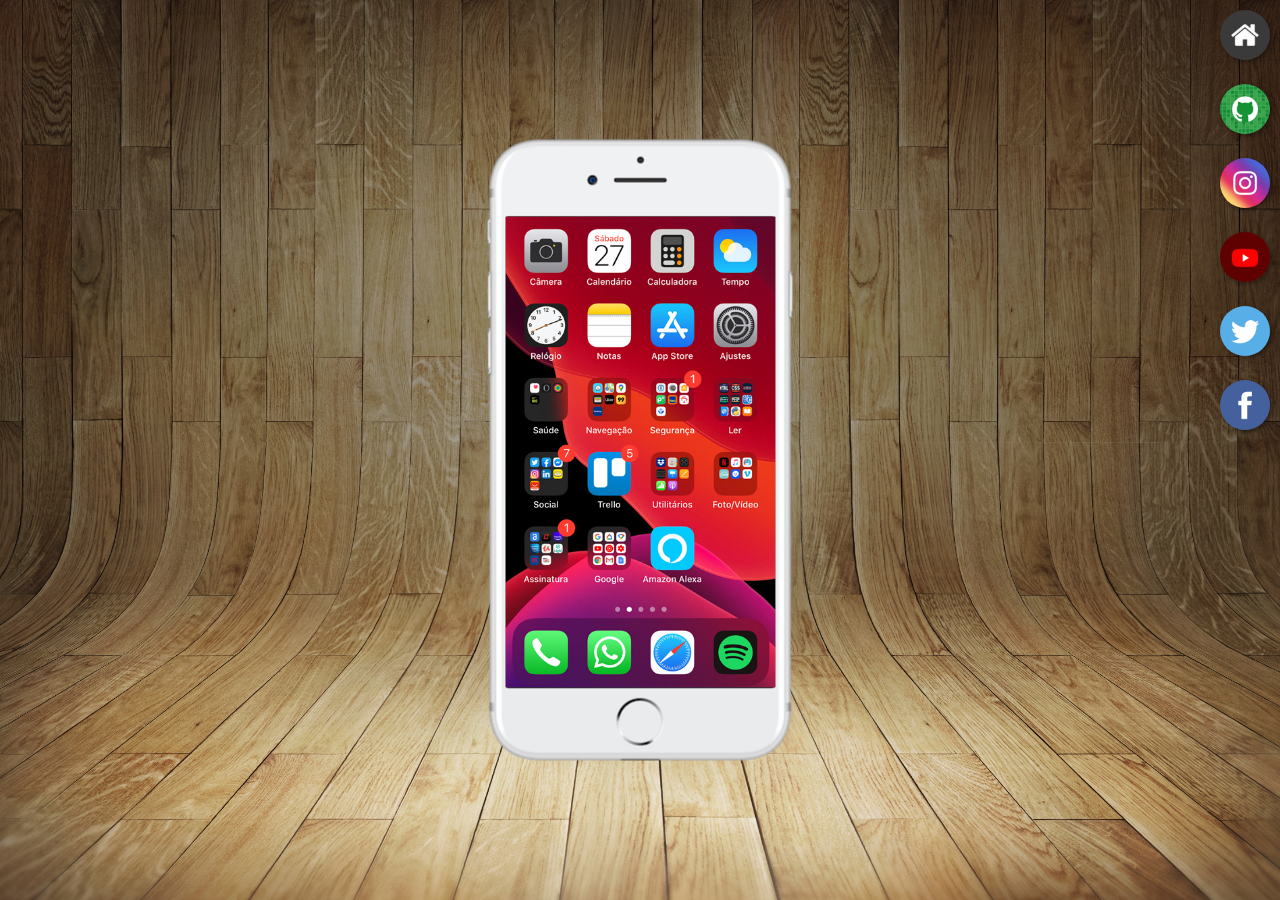
<file: index.html>
<!DOCTYPE html>
<html lang="pt-br">
<head>
    <meta charset="UTF-8">
    <meta name="viewport" content="width=device-width, initial-scale=1.0">
    <link rel="shortcut icon" href="favicon.ico" type="image/x-icon">
    <link rel="stylesheet" href="estilos/style.css">
    <title>Projeto Redes Sociais</title>
</head>
<body>
    <main>
        <section id="telefone">
            <iframe src="home.html" name="tela" id="tela" frameborder="0">
                Seu navegador não é compatível com isso.
            </iframe>
        </section>
        <section id="redes-sociais">
            <a href="home.html" target="tela"><img src="imagens/logo-home.jpg" alt="Home"></a><br>
            <a href="github.html" target="tela"><img src="imagens/logo-github.jpg" alt="GitHub"></a><br>
            <a href="instagram.html" target="tela"><img src="imagens/logo-instagram.jpg" alt="Instagram"></a><br>
            <a href="youtube.html" target="tela"><img src="imagens/logo-youtube.jpg" alt="Youtube"></a><br>
            <a href="twitter.html" target="tela"><img src="imagens/logo-twitter.jpg" alt="Twitter"></a><br>
            <a href="facebook.html" target="tela"><img src="imagens/logo-facebook.jpg" alt="Facebook"></a>
        </section>
    </main>
</body>
</html>
</file>
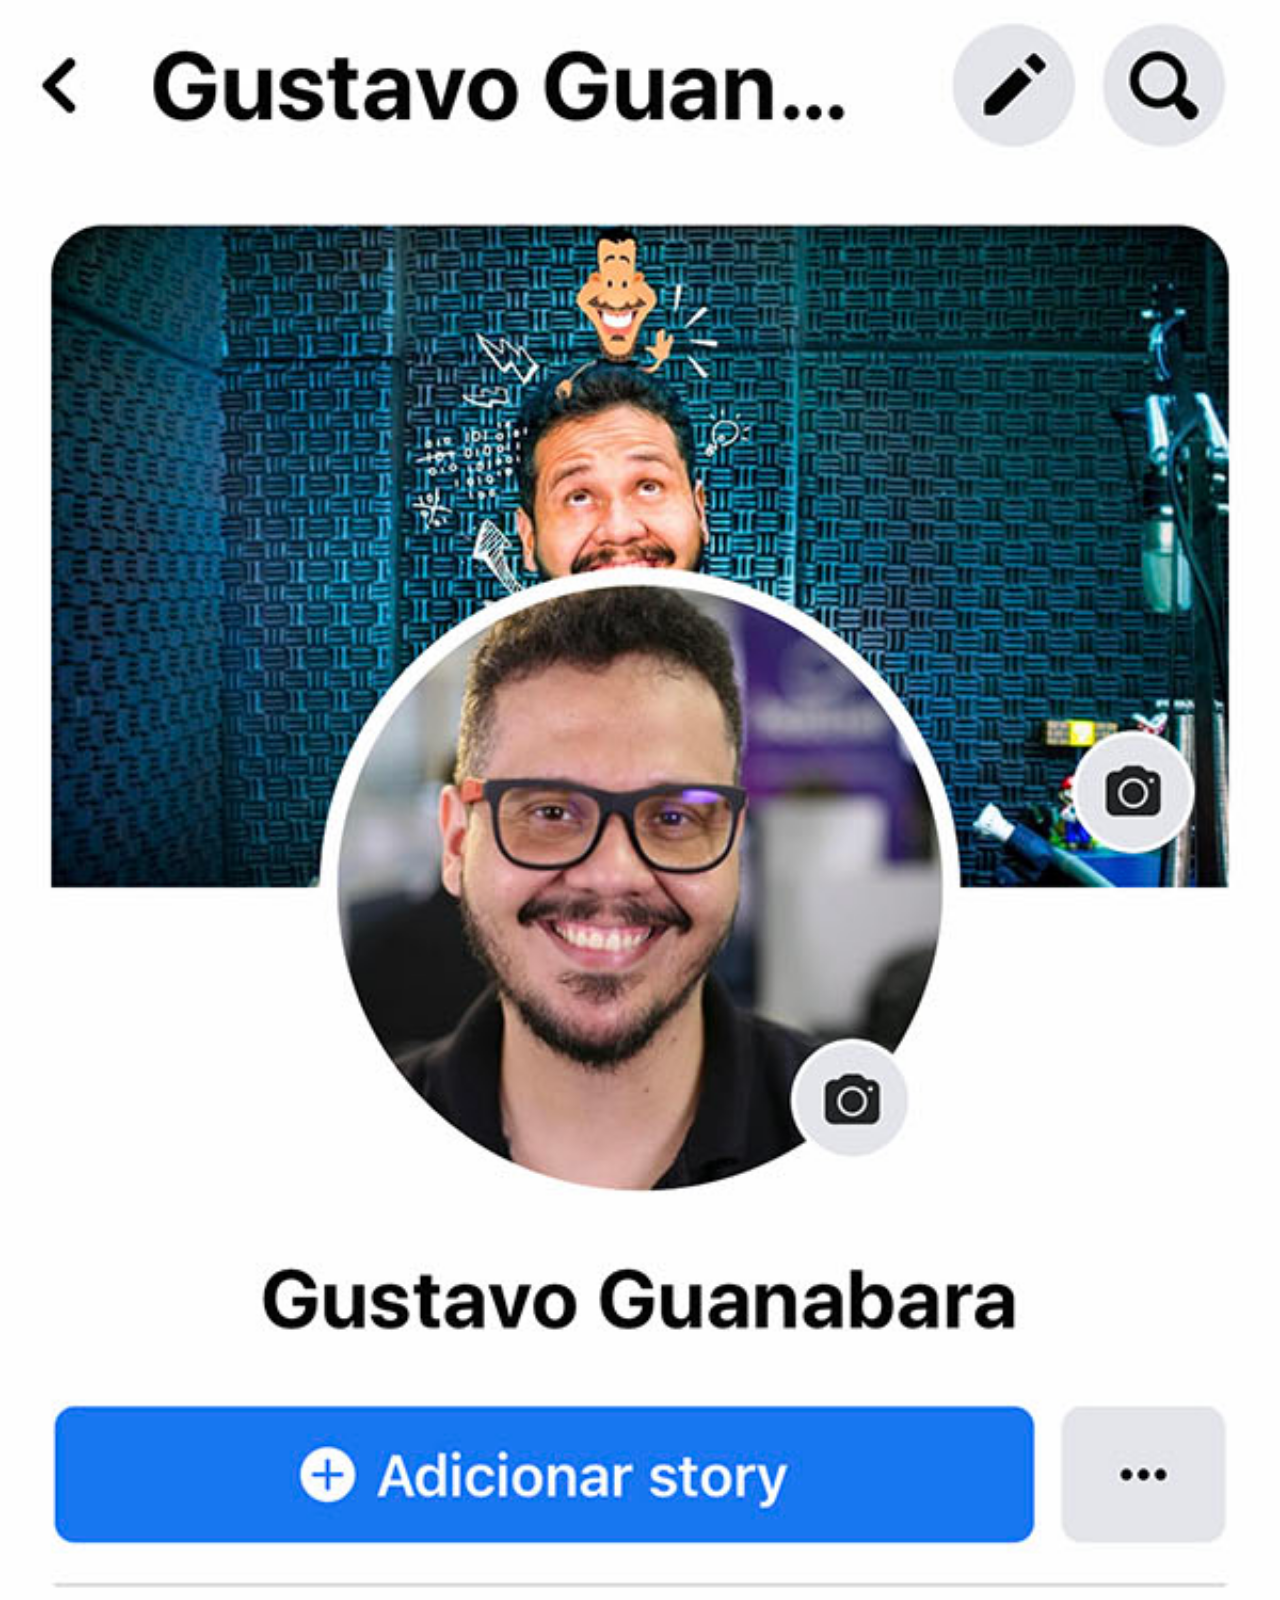
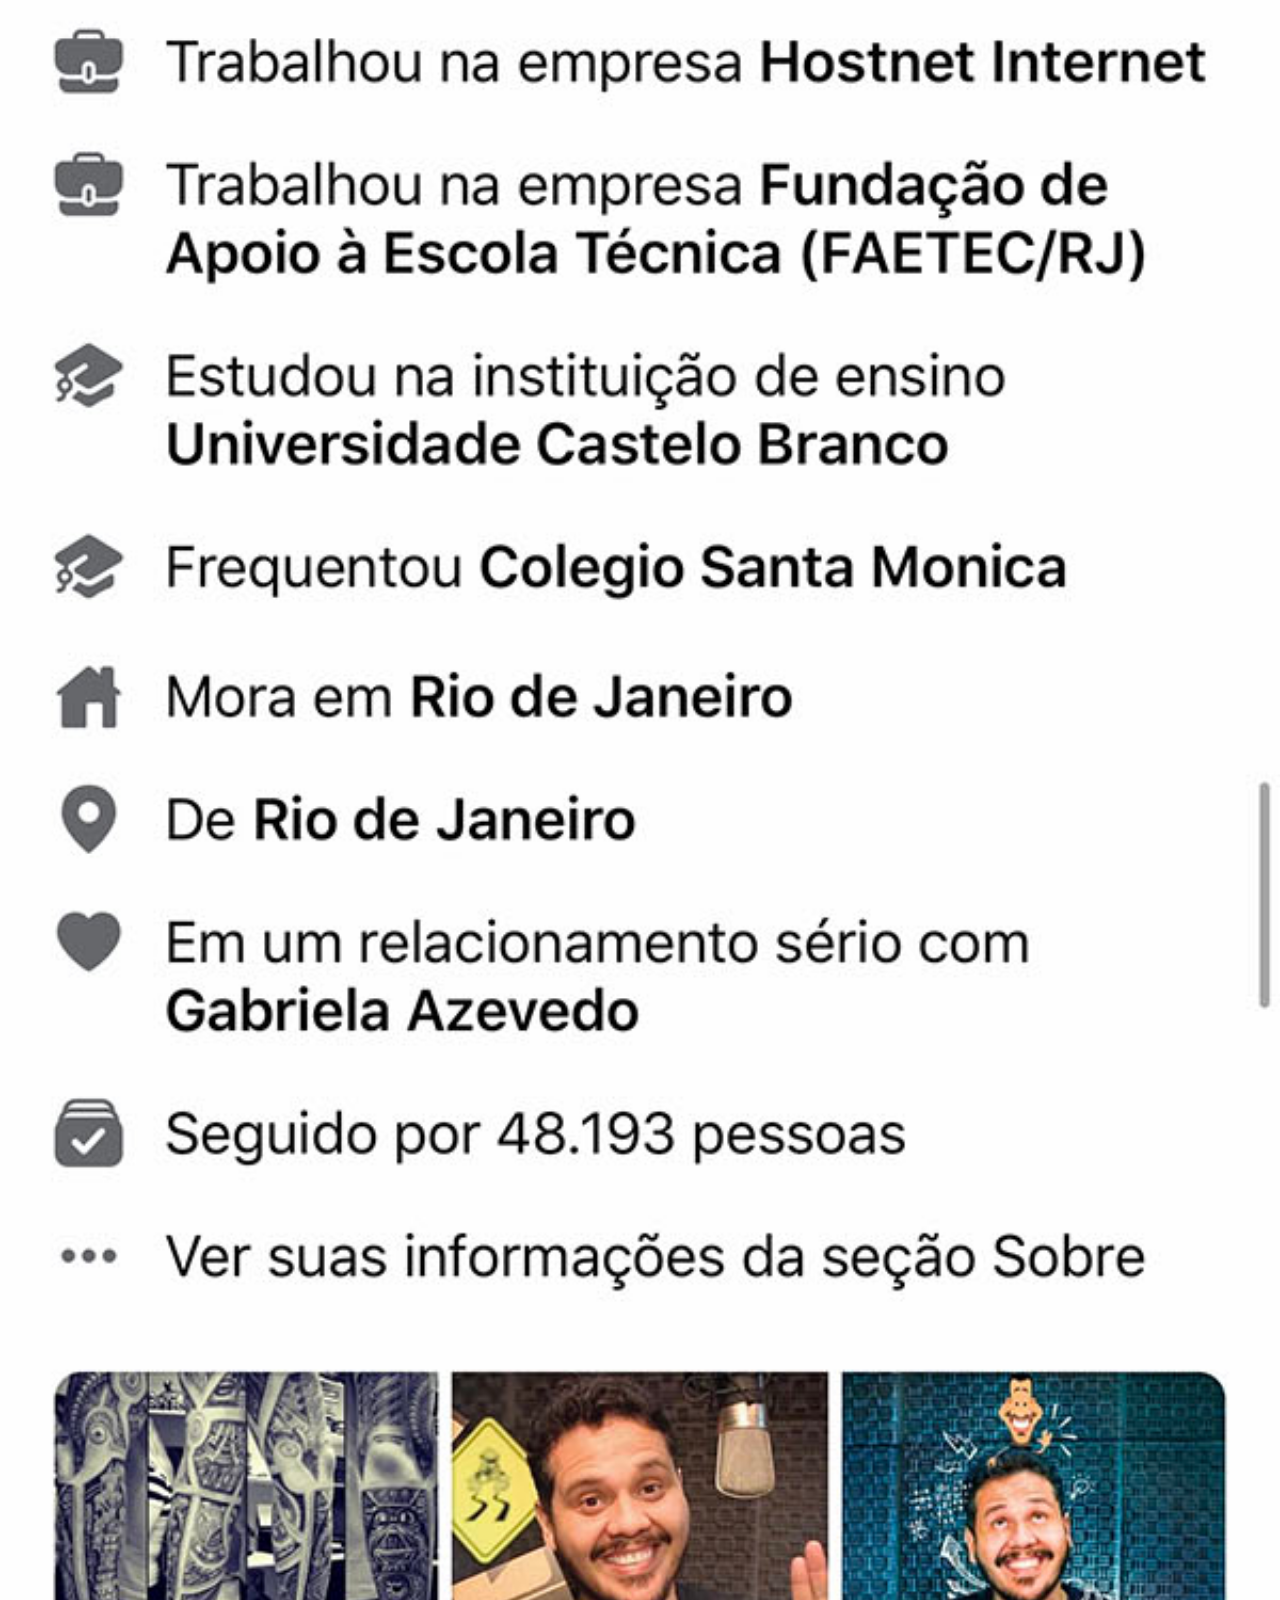
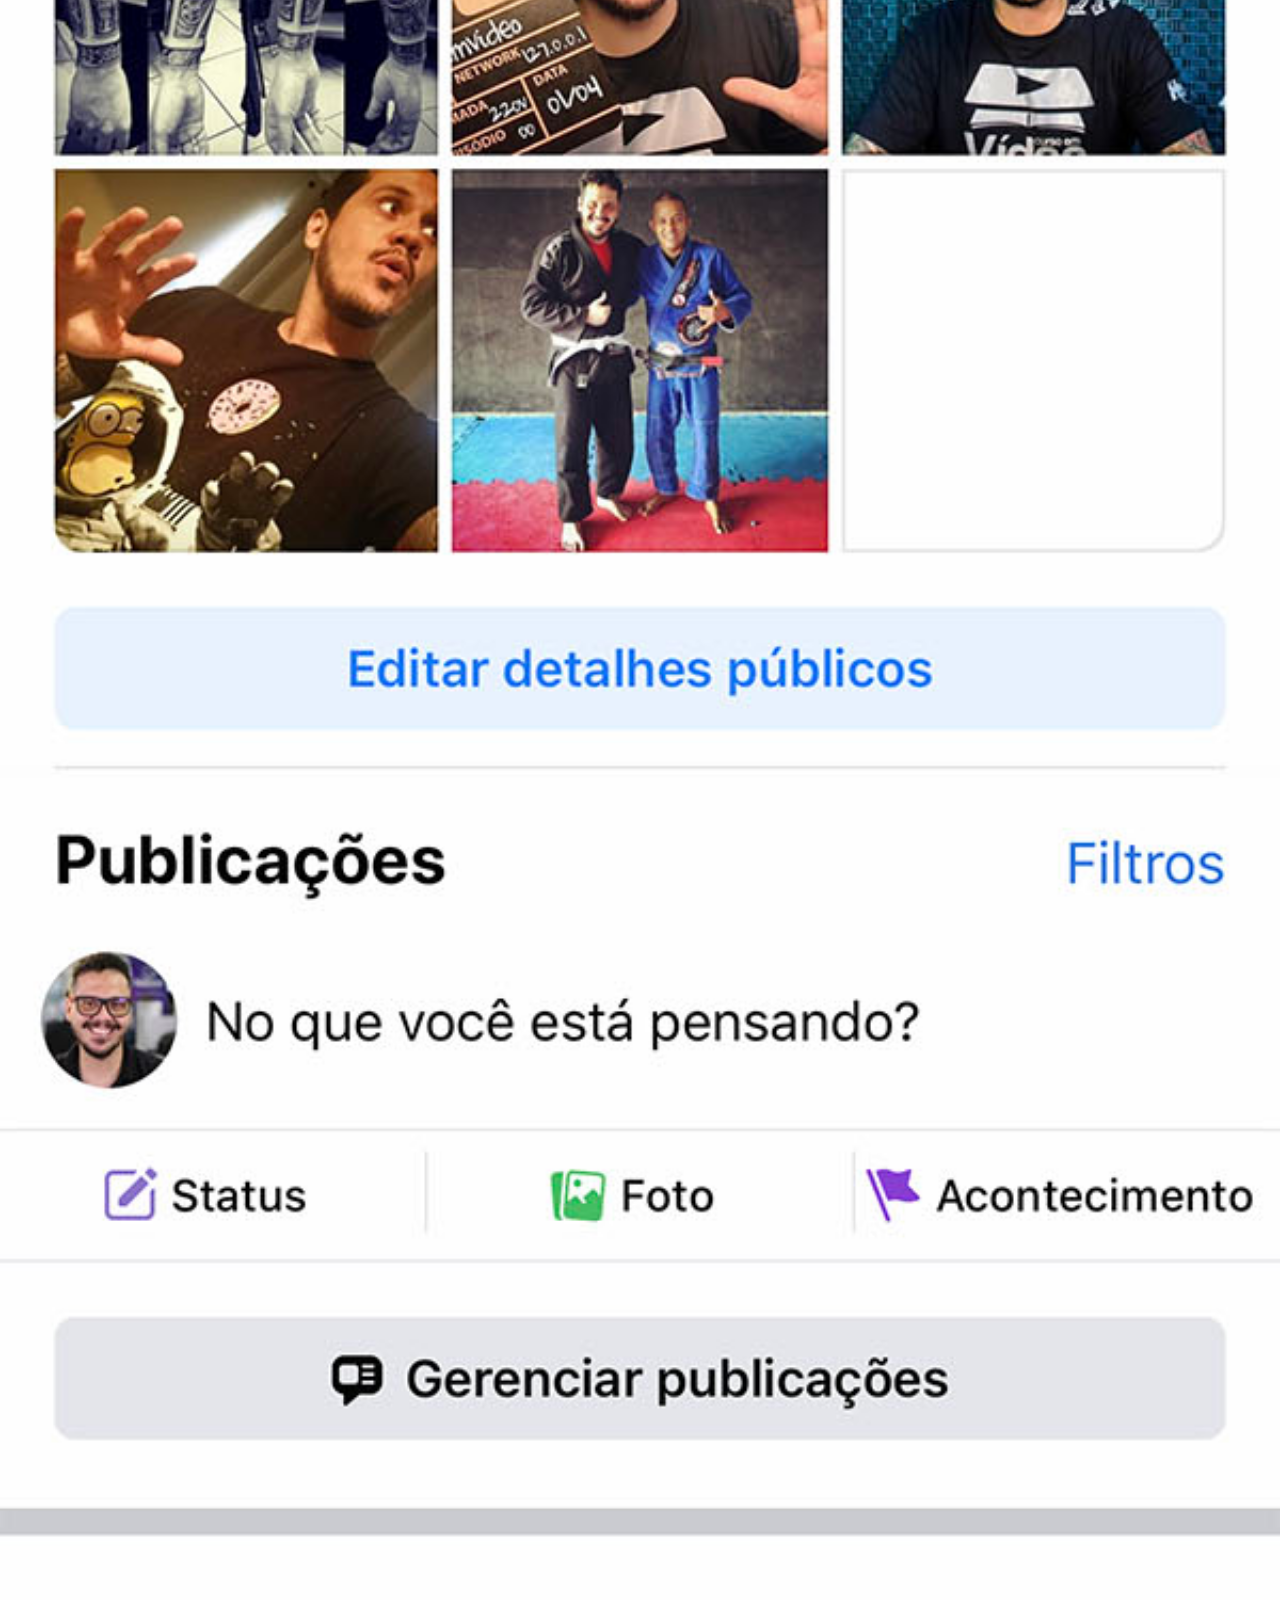
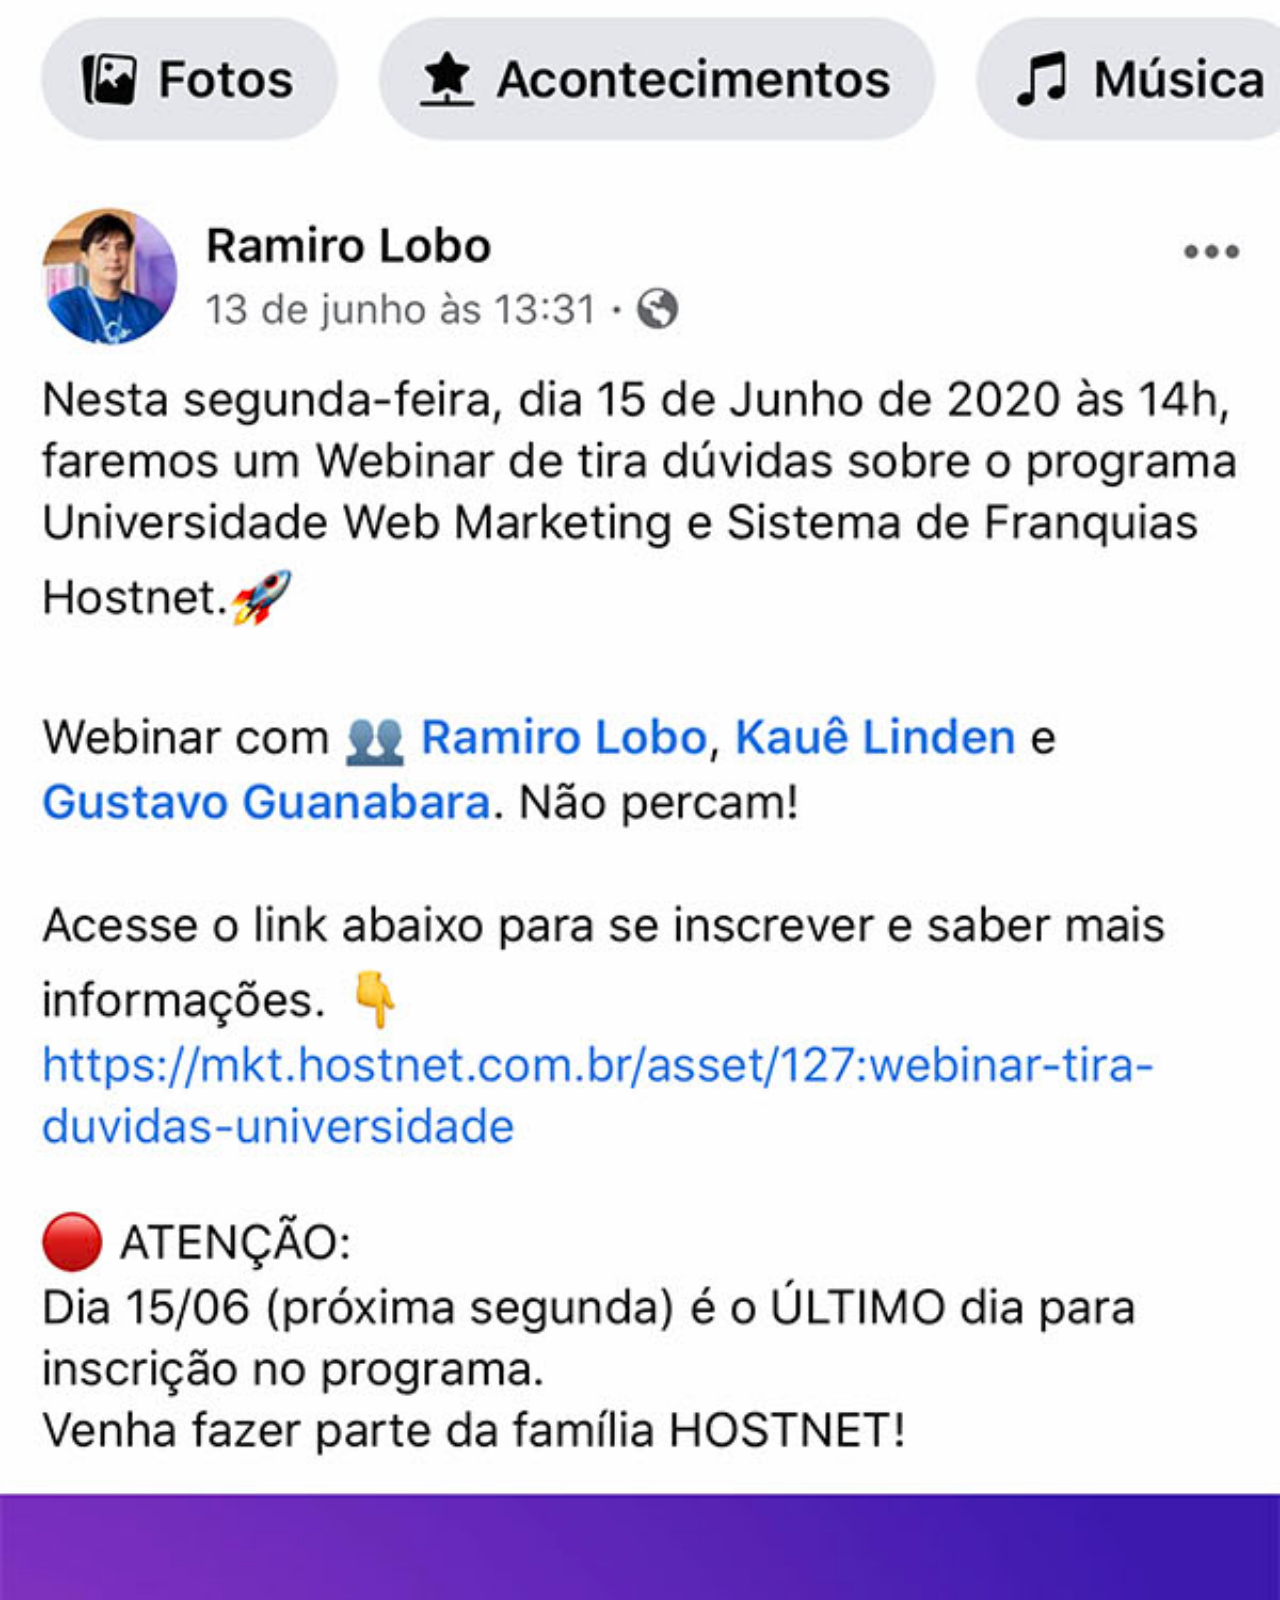
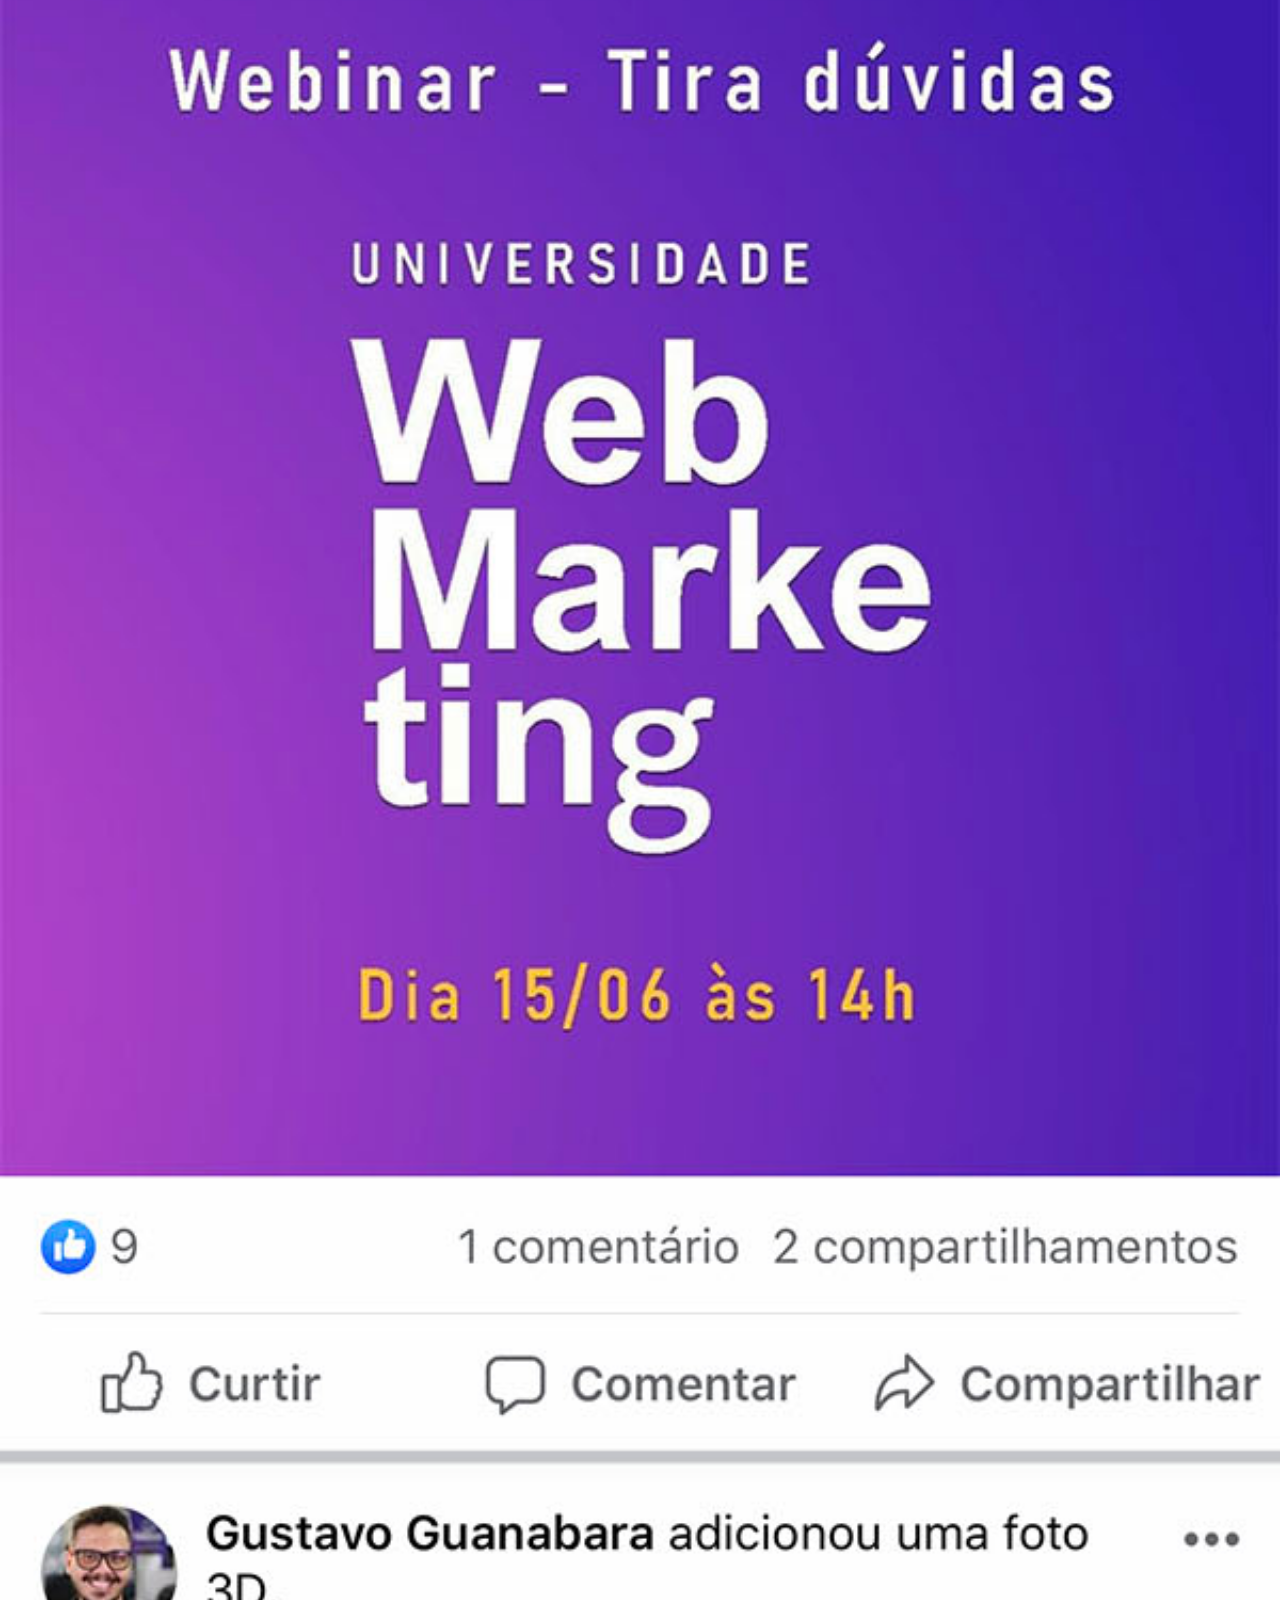
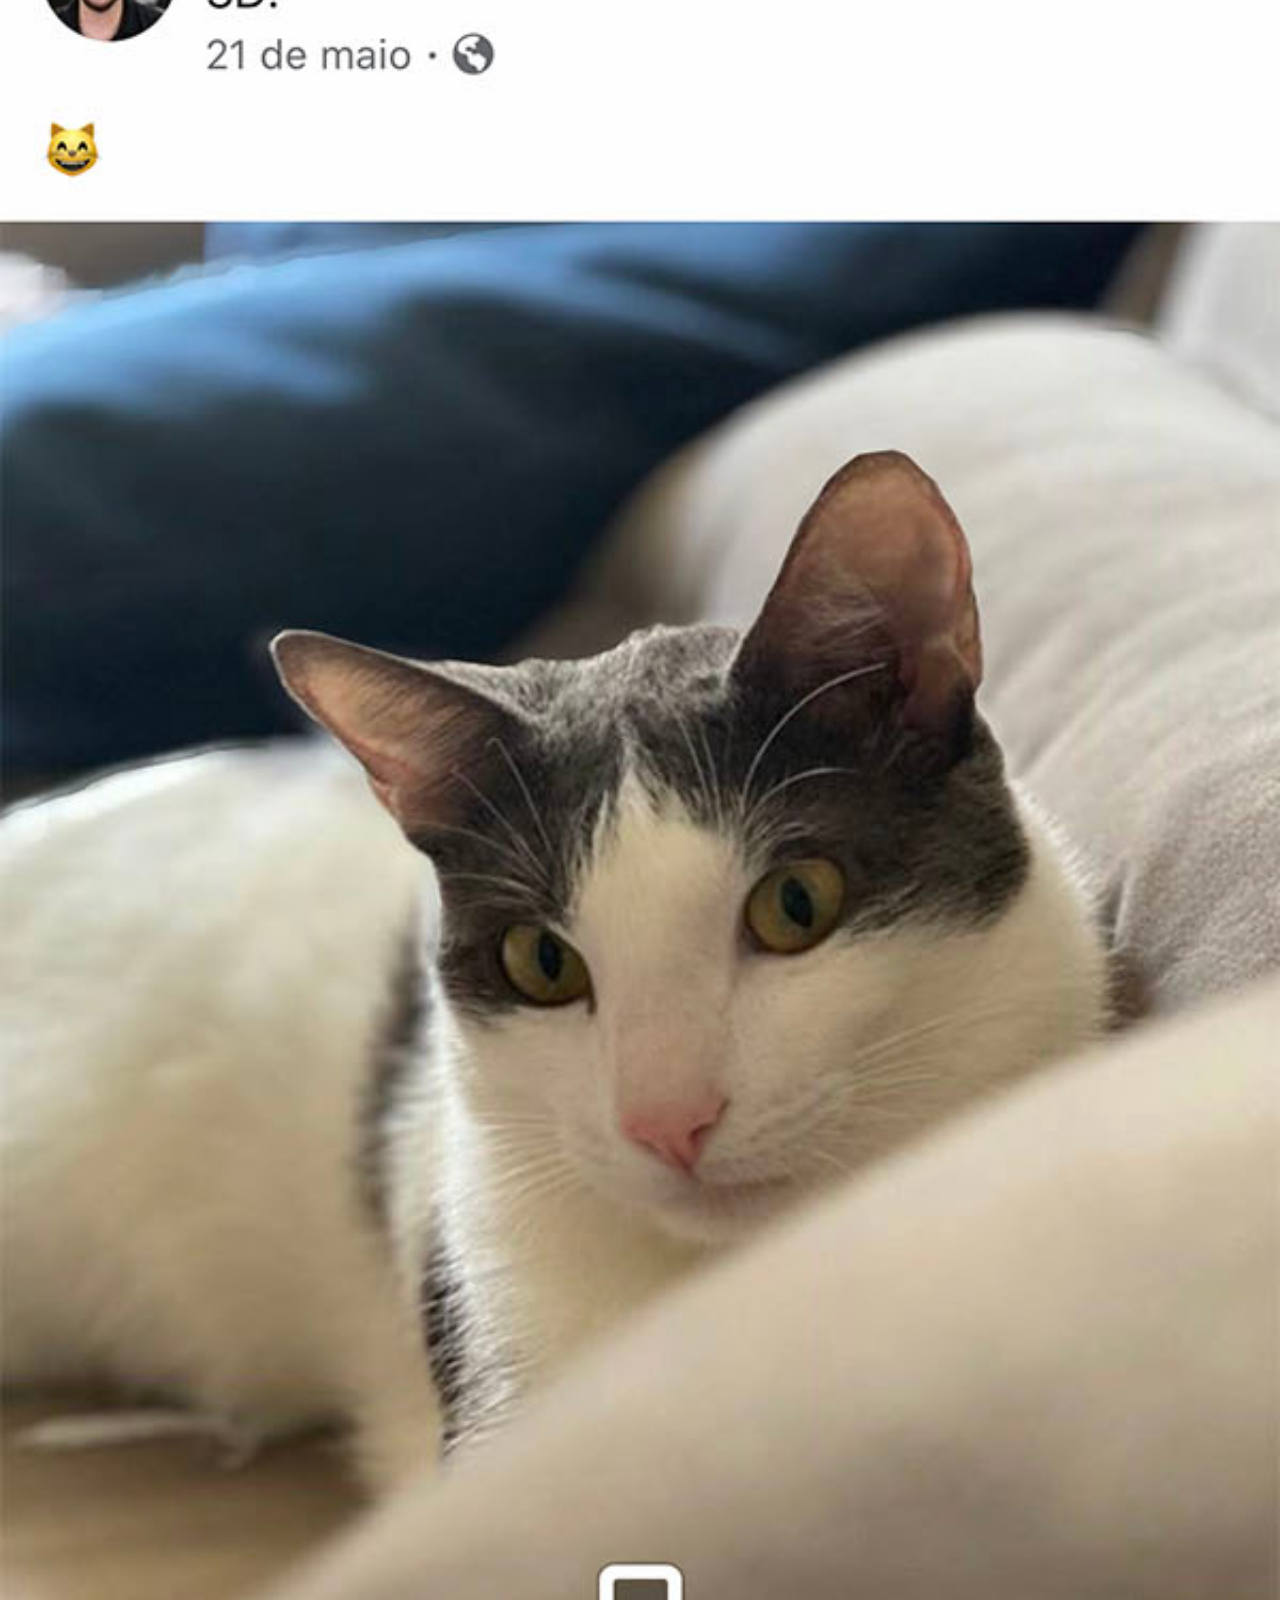
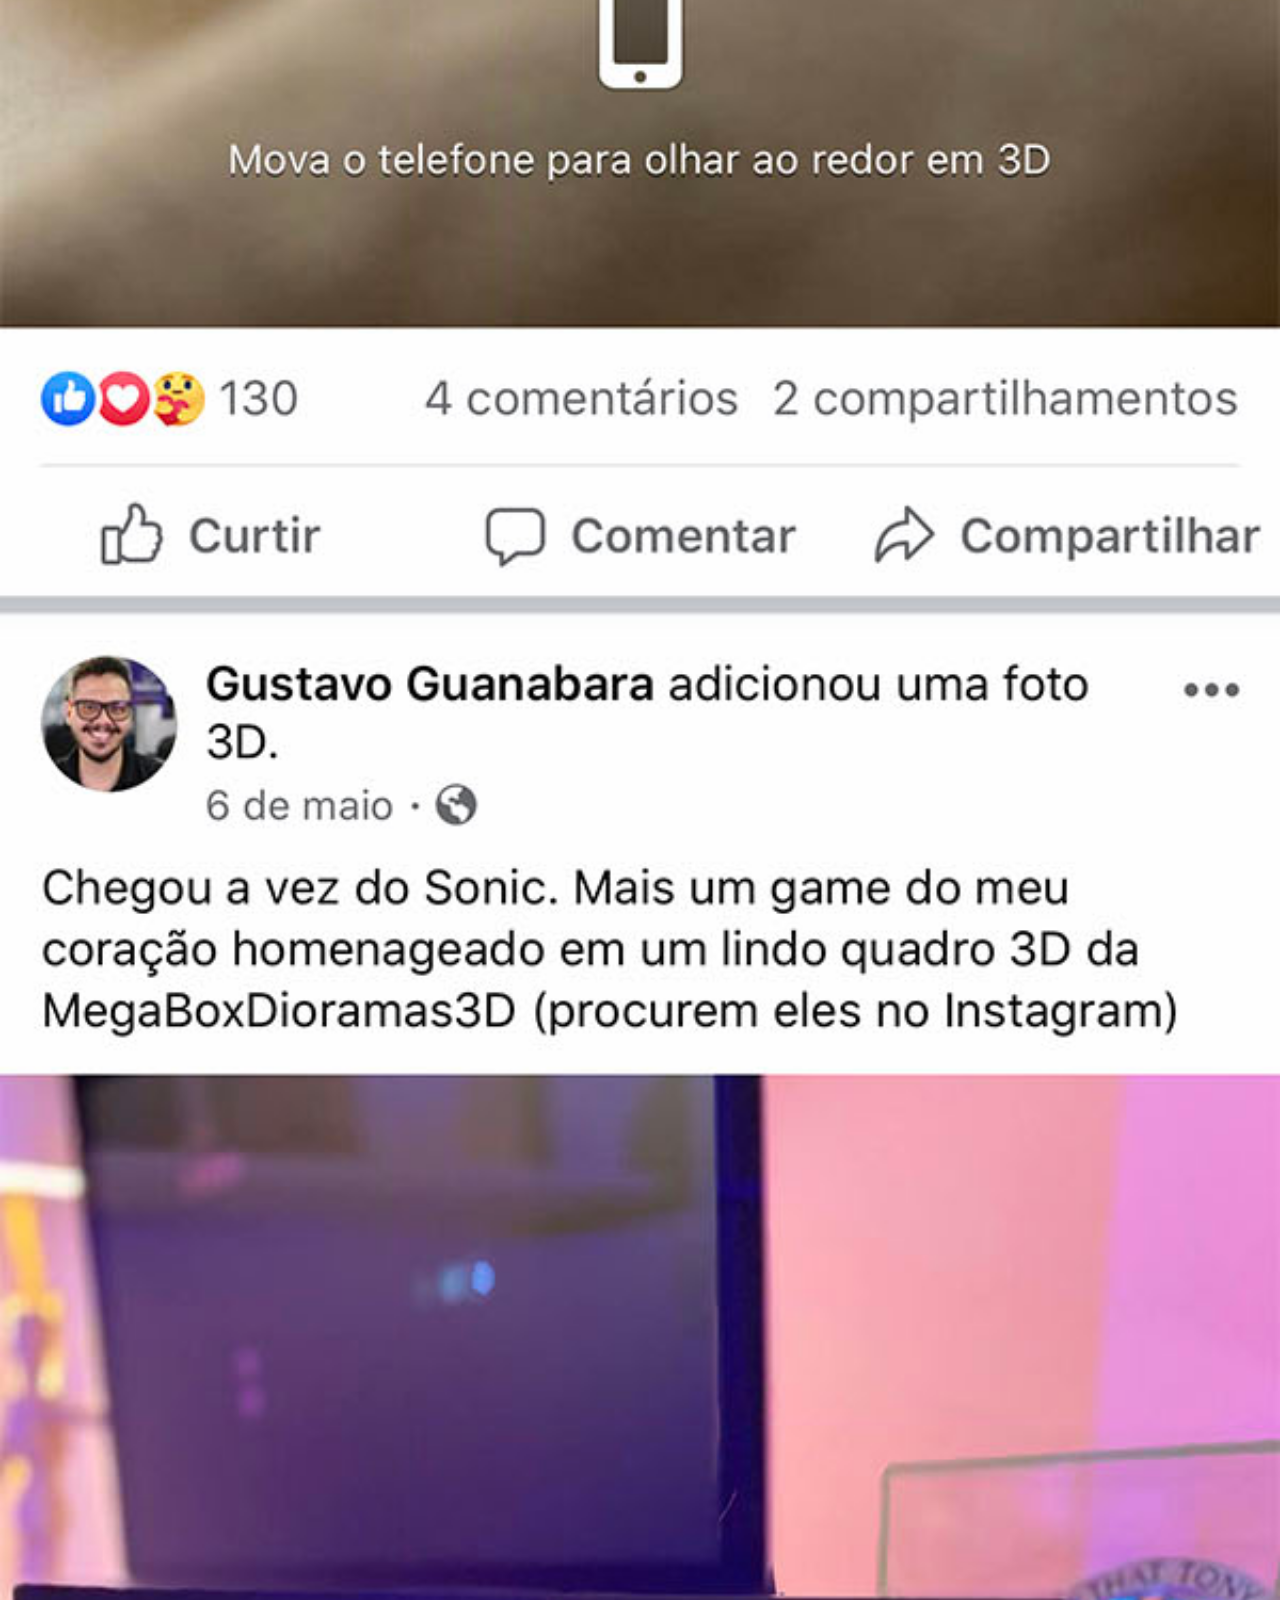
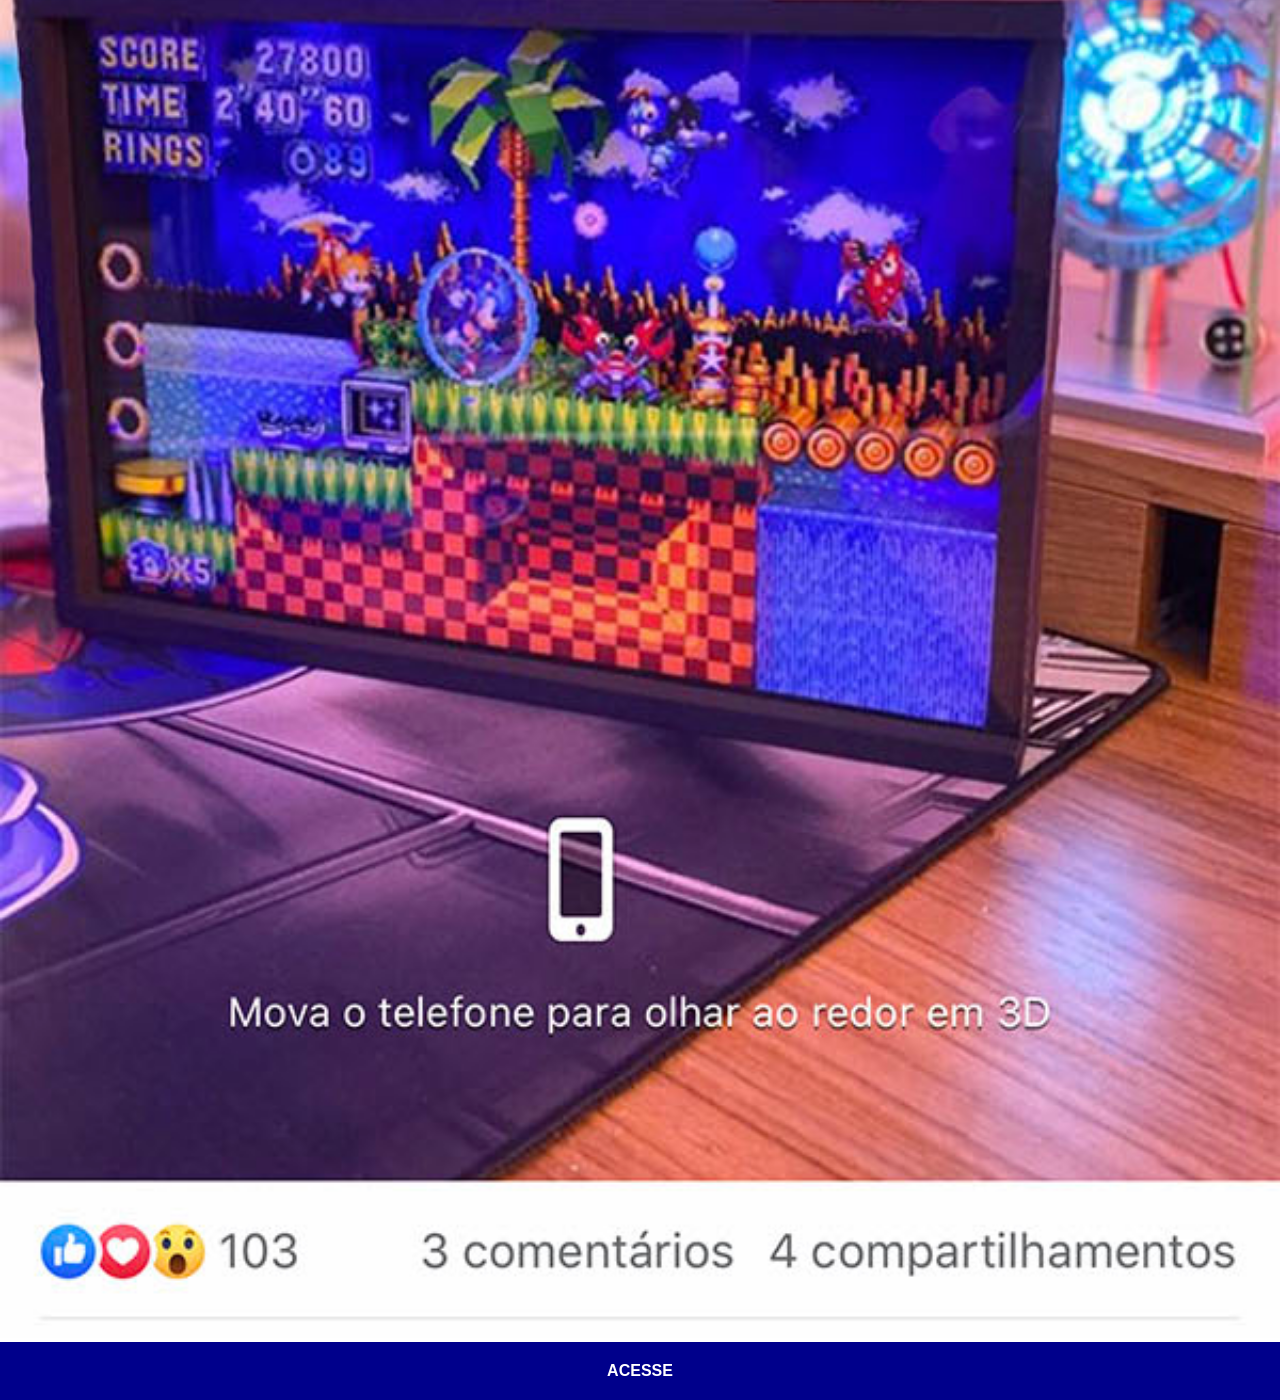
<file: facebook.html>
<!DOCTYPE html>
<html lang="pt-br">
<head>
    <meta charset="UTF-8">
    <meta name="viewport" content="width=device-width, initial-scale=1.0">
    <title>Facebook</title>
    <link rel="stylesheet" href="estilos/social.css">
</head>
<body>
    <img src="imagens/tela-facebook.jpg" alt="Facebook">
    <a href="https://www.facebook.com/gustavoguanabara/?locale=pt_BR" target="_blank">ACESSE</a>
</body>
</html>
</file>
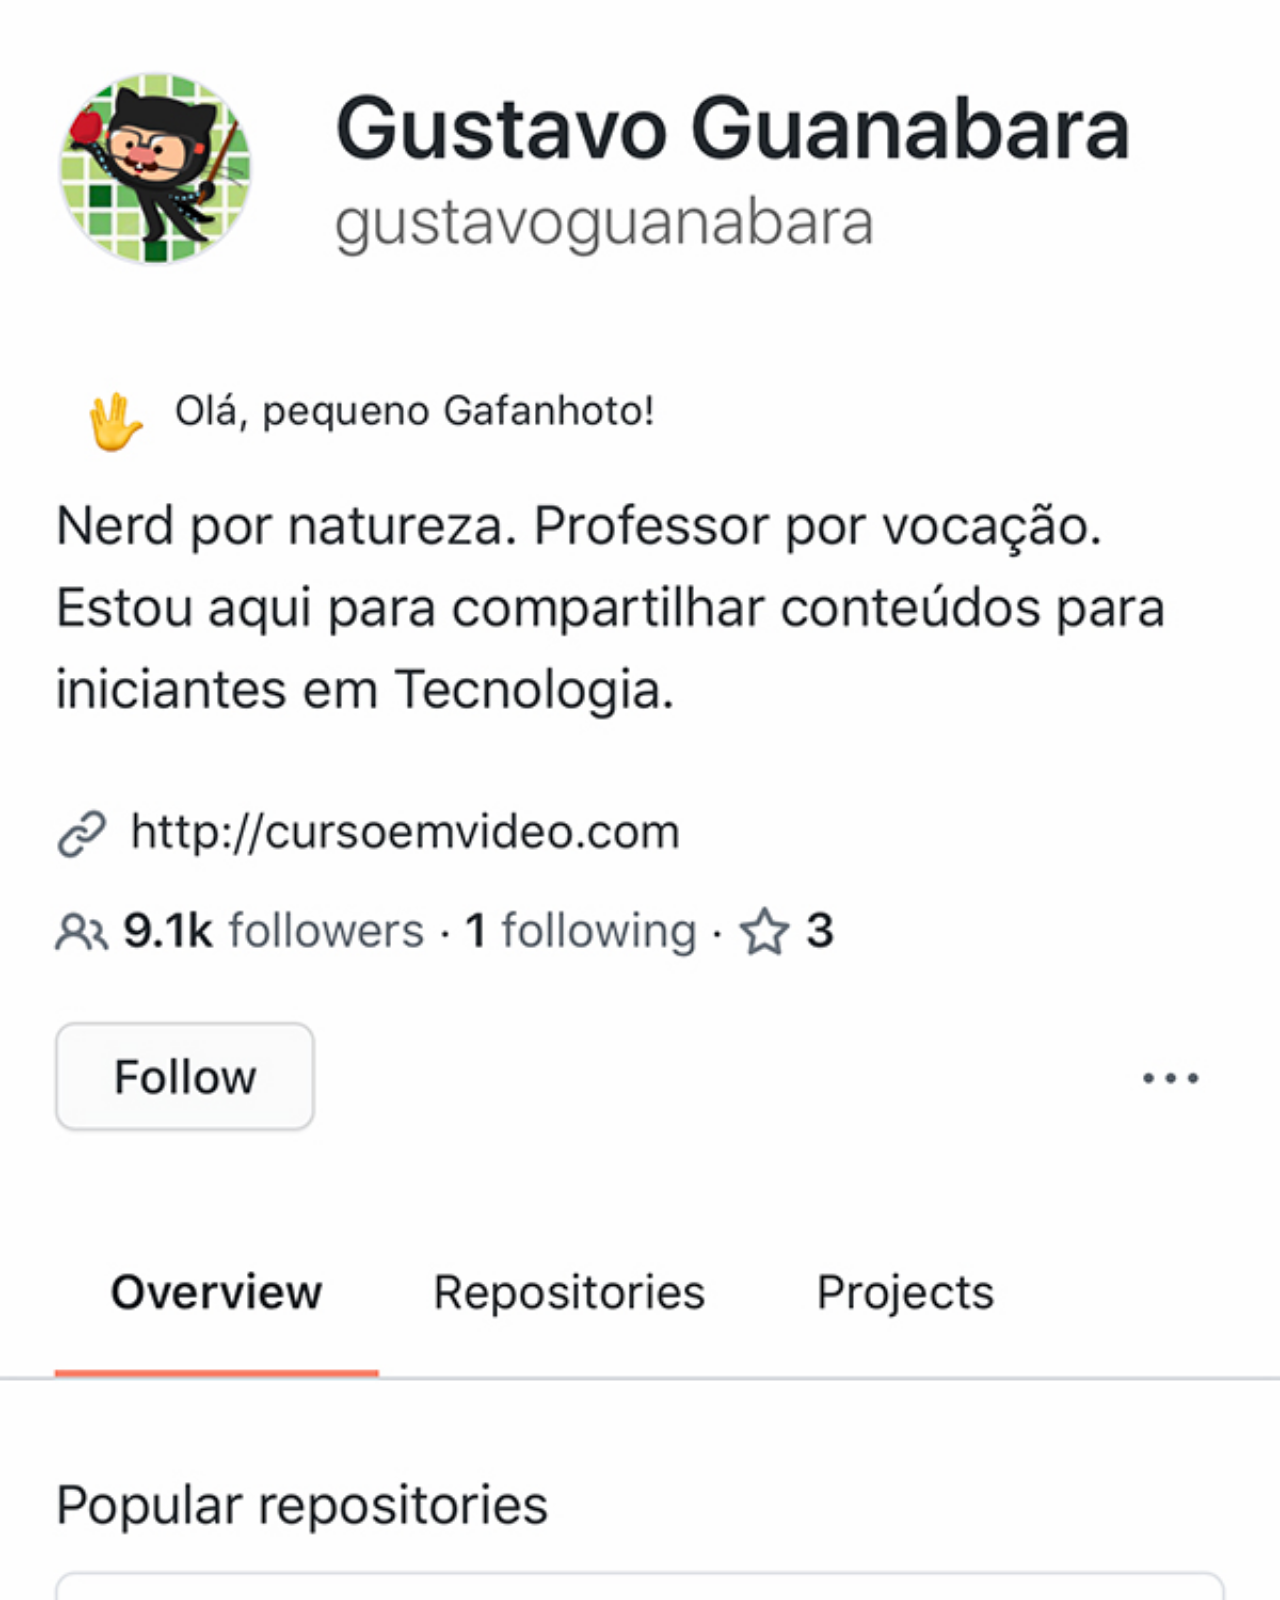
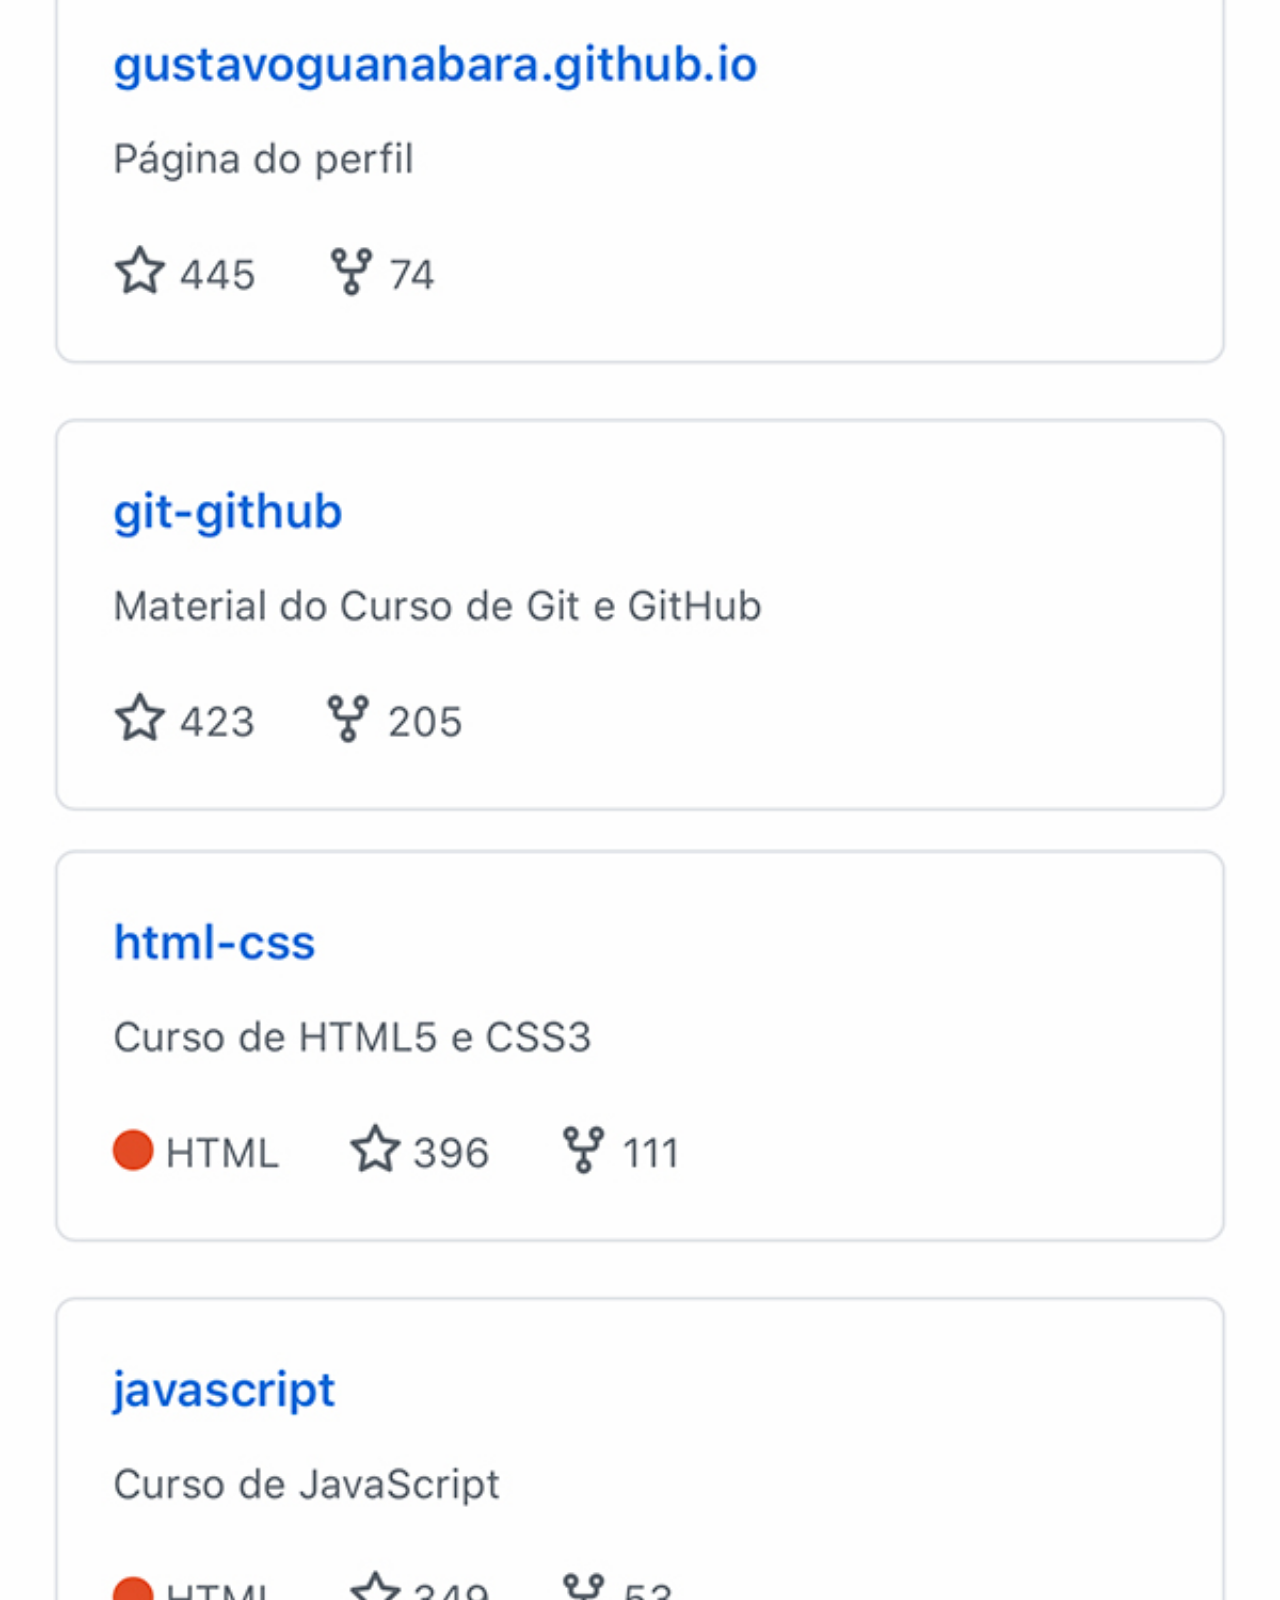
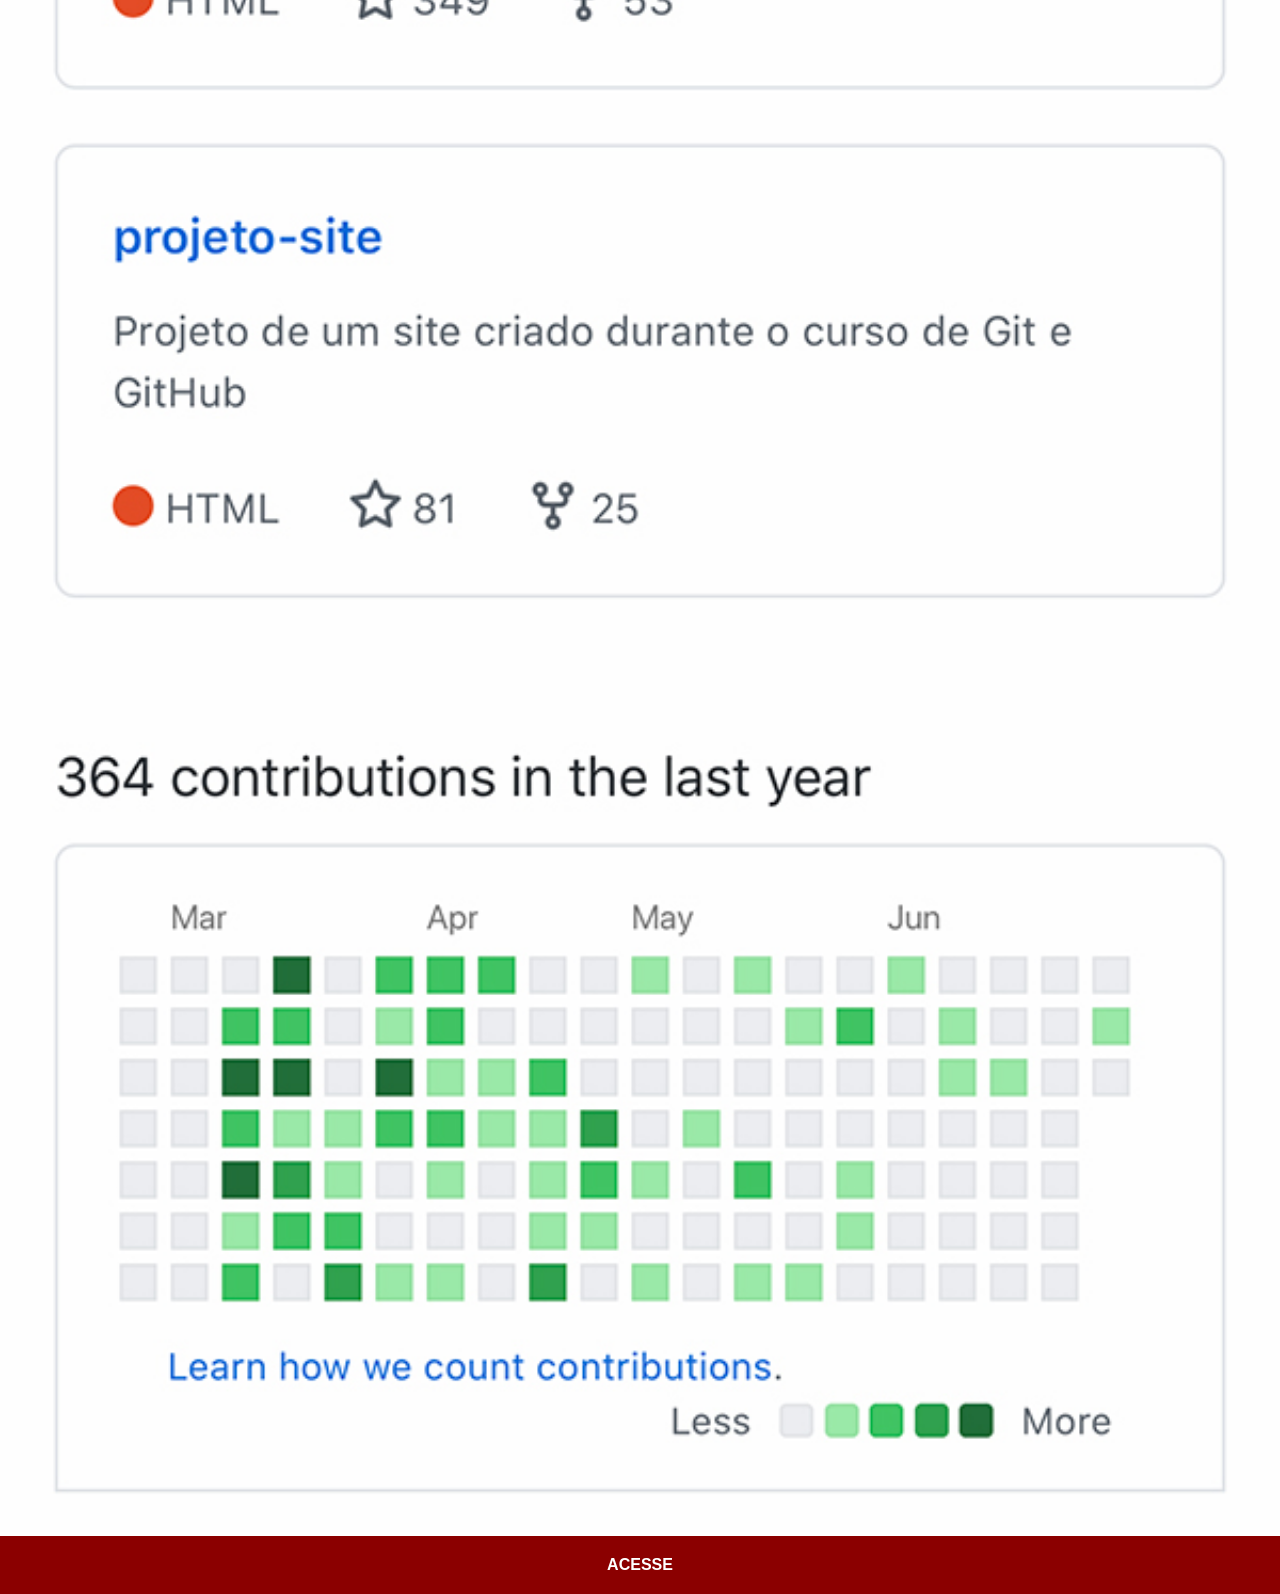
<file: github.html>
<!DOCTYPE html>
<html lang="en">
<head>
    <meta charset="UTF-8">
    <meta name="viewport" content="width=device-width, initial-scale=1.0">
    <title>GitHub</title>
    <style>
        * {
            margin: 0;
            padding: 0;
            font-family: Arial, Helvetica, sans-serif;
        }

        img {
            width: 100vw;
        }

        ::-webkit-scrollbar {
            width: 0;
            height: 0;
        }

        a {
            display: block;
            background-color: darkred;
            padding: 20px;
            text-align: center;
            font-weight: bolder;
            text-decoration: none;
            color: white;
        }
    </style>
</head>
<body>
    <img src="imagens/tela-github.jpg" alt="GitHub">
    <a href="https://github.com/gustavoguanabara" target="_blank">ACESSE</a>
</body>
</html>
</file>
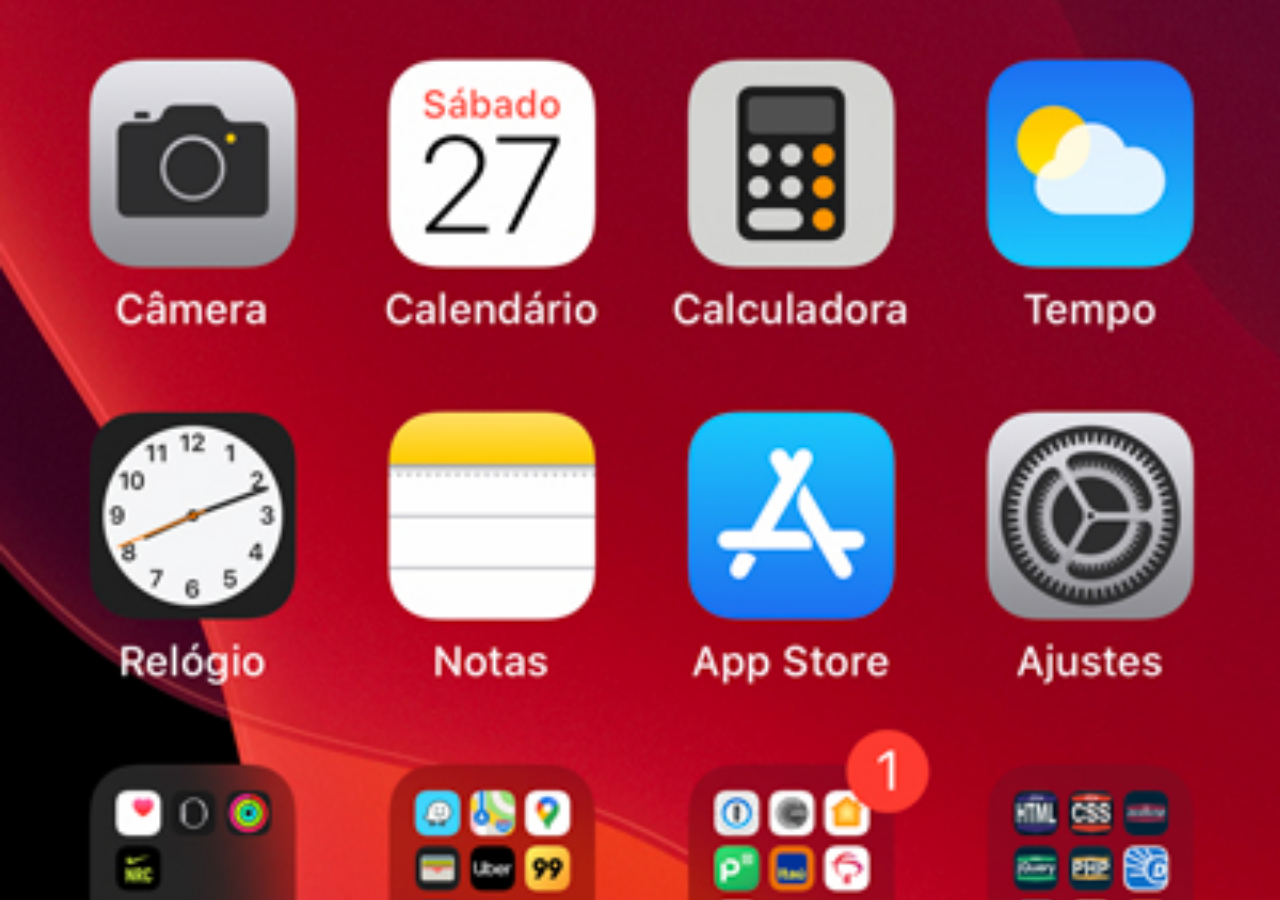
<file: home.html>
<!DOCTYPE html>
<html lang="pt-br">
<head>
    <meta charset="UTF-8">
    <meta name="viewport" content="width=device-width, initial-scale=1.0">
    <title>Home</title>
</head>
<style>
    * {
        margin: 0;
        padding: 0;
    }

    body {
        width: 100vw;
        height: 100vh;
        background: black url('imagens/tela-home.jpg') no-repeat top center;
        background-size: cover;
    }
</style>
<body>
    
</body>
</html>
</file>
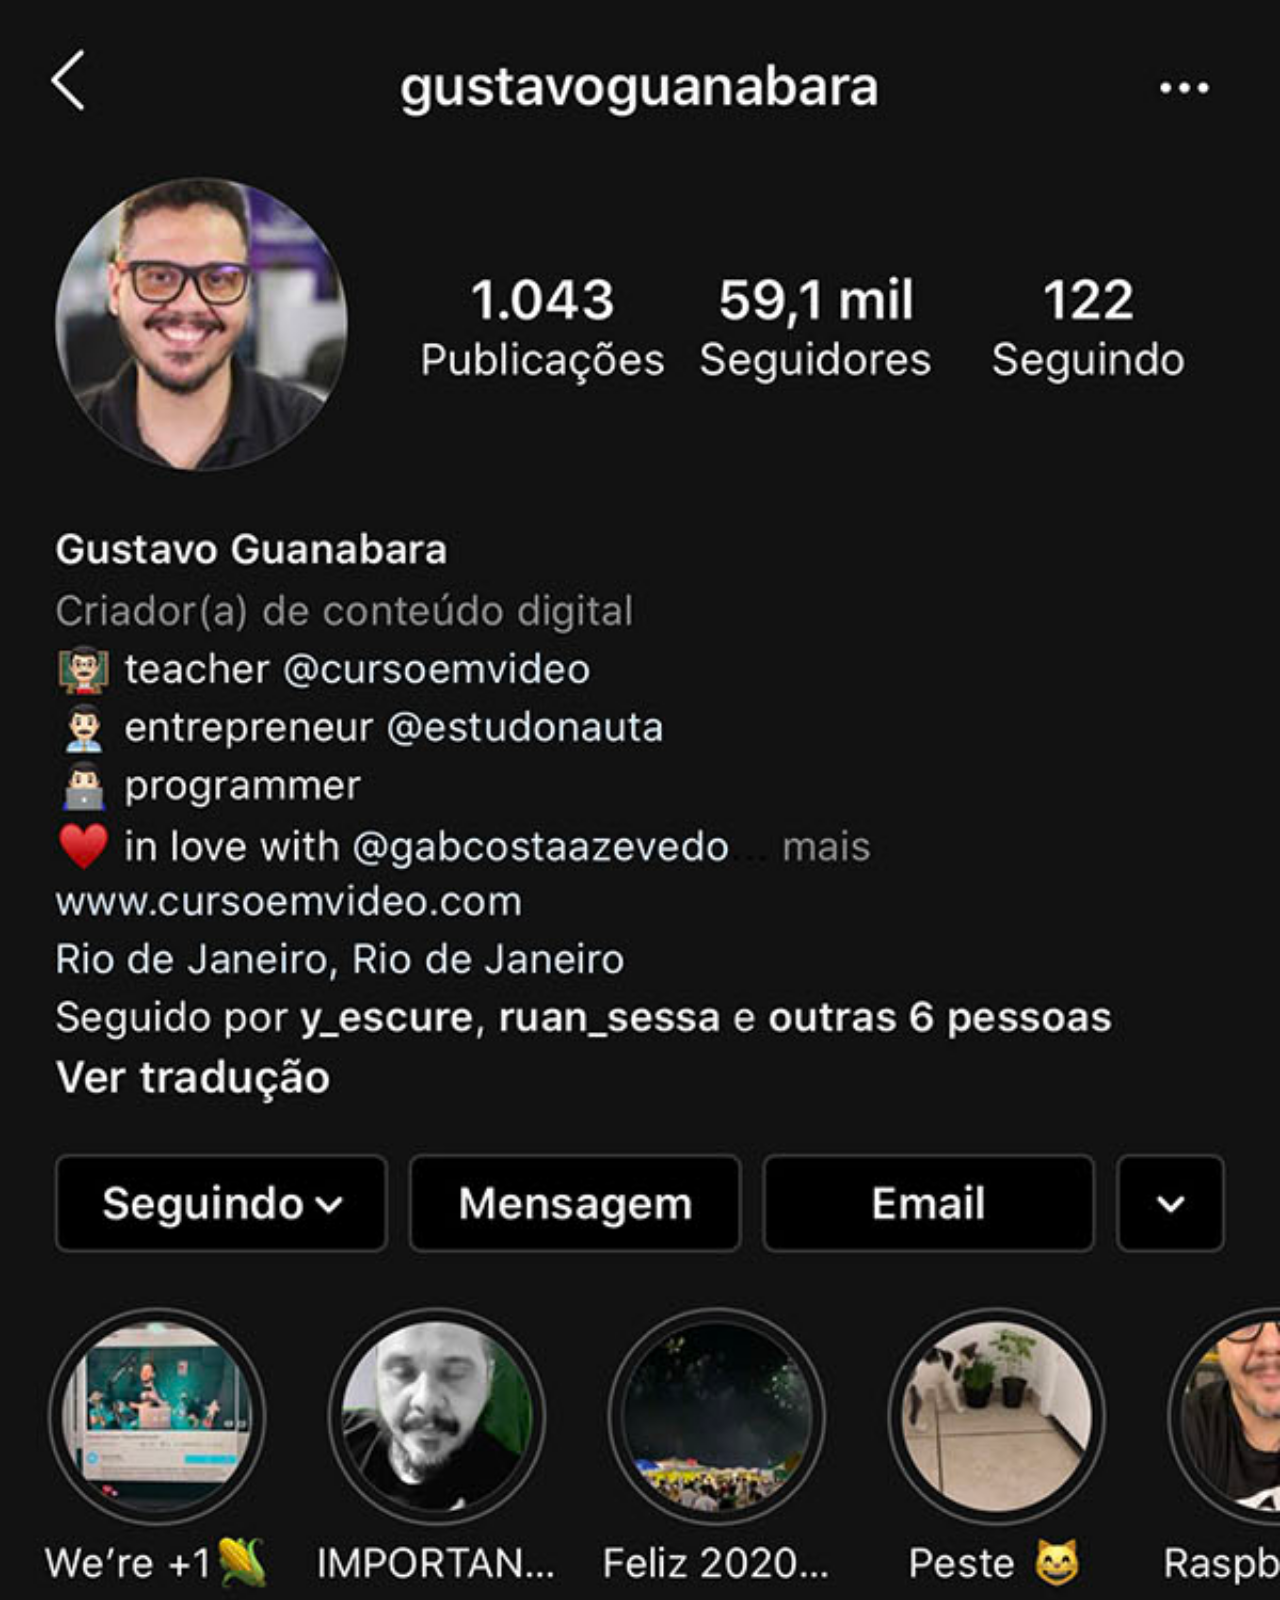
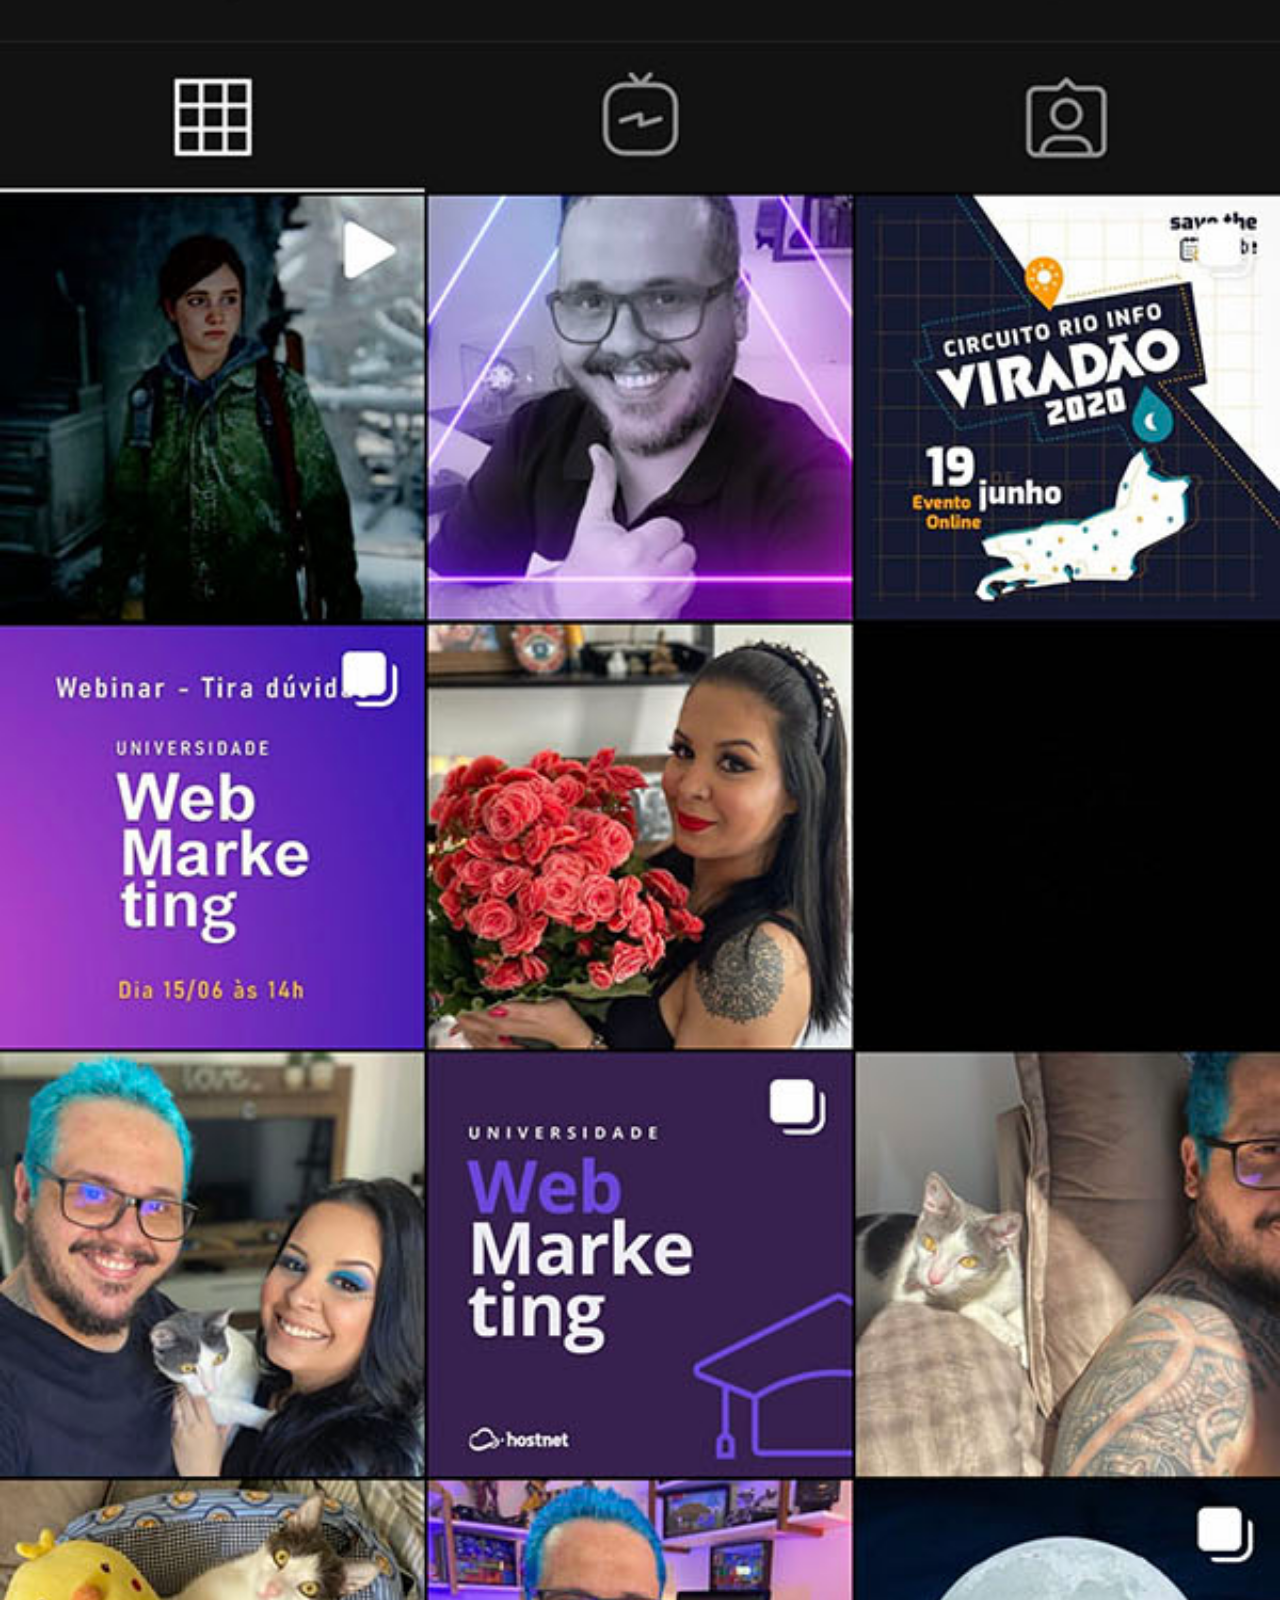
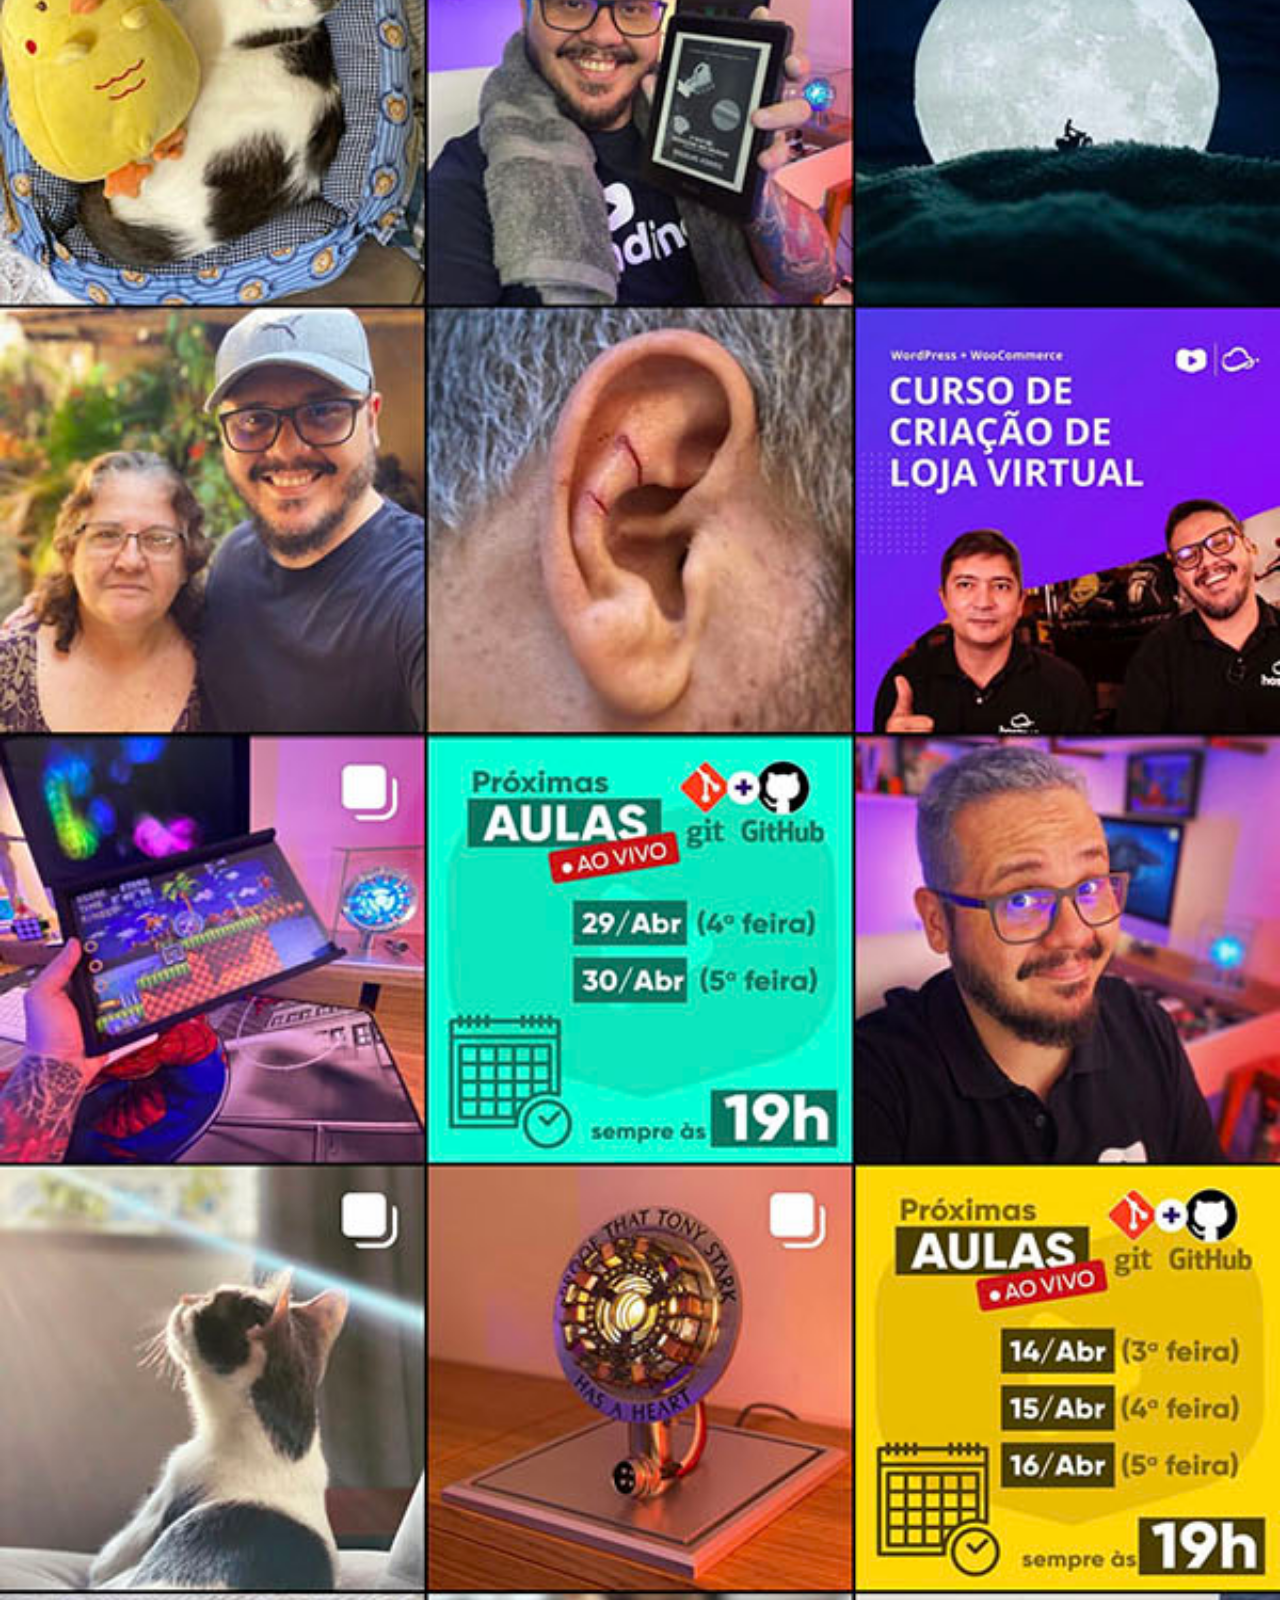
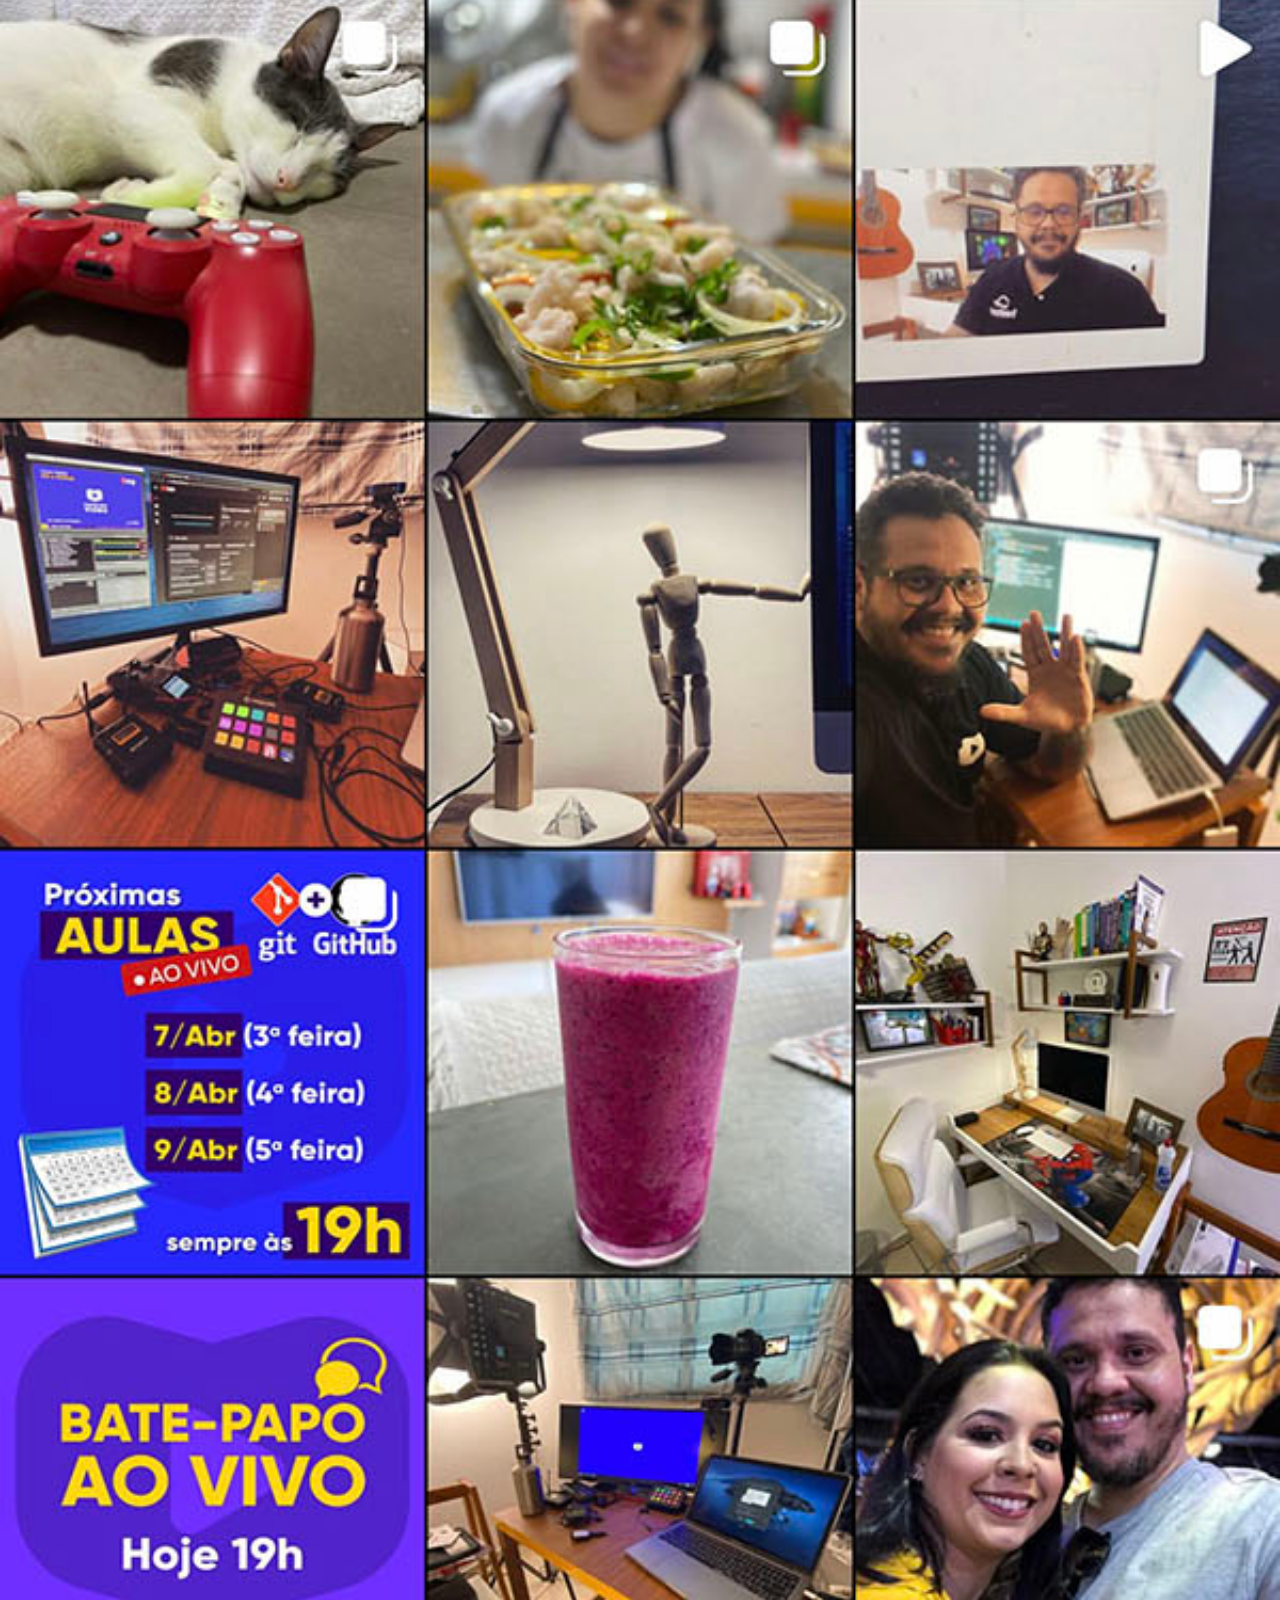
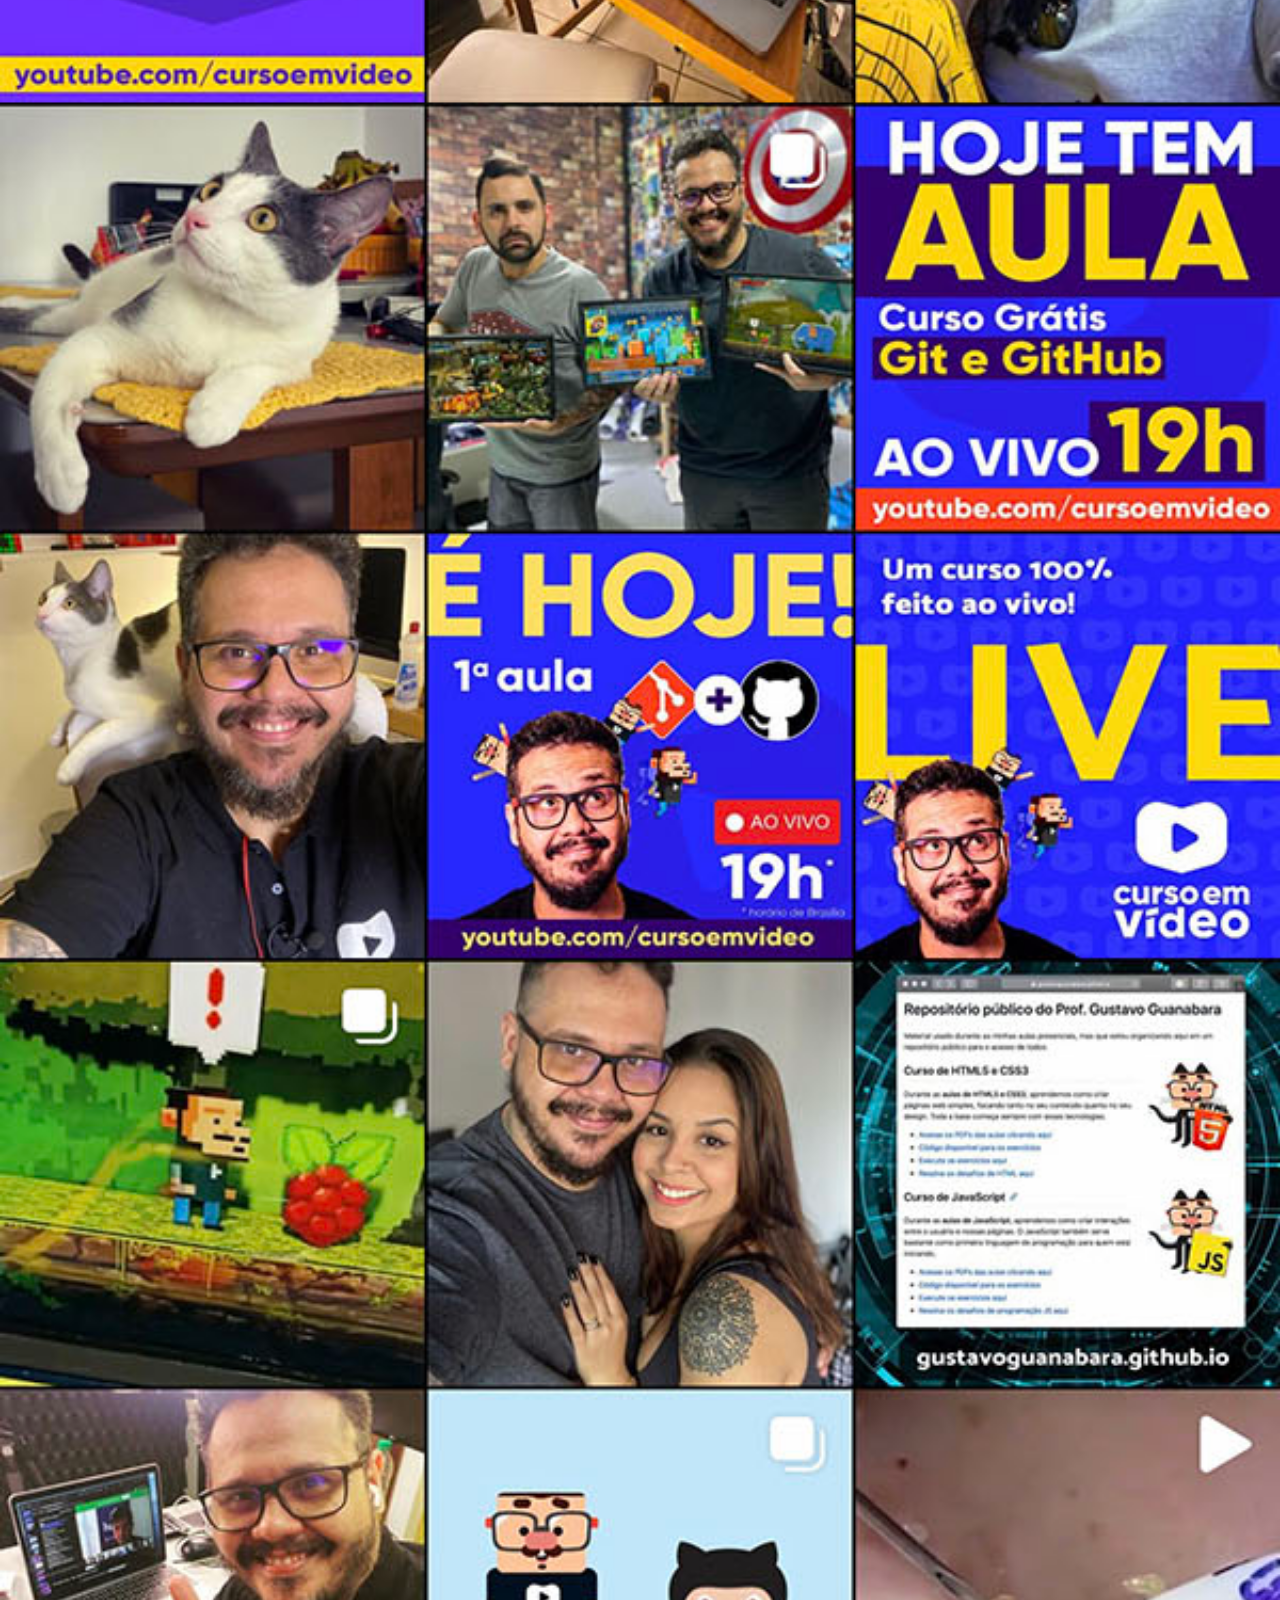
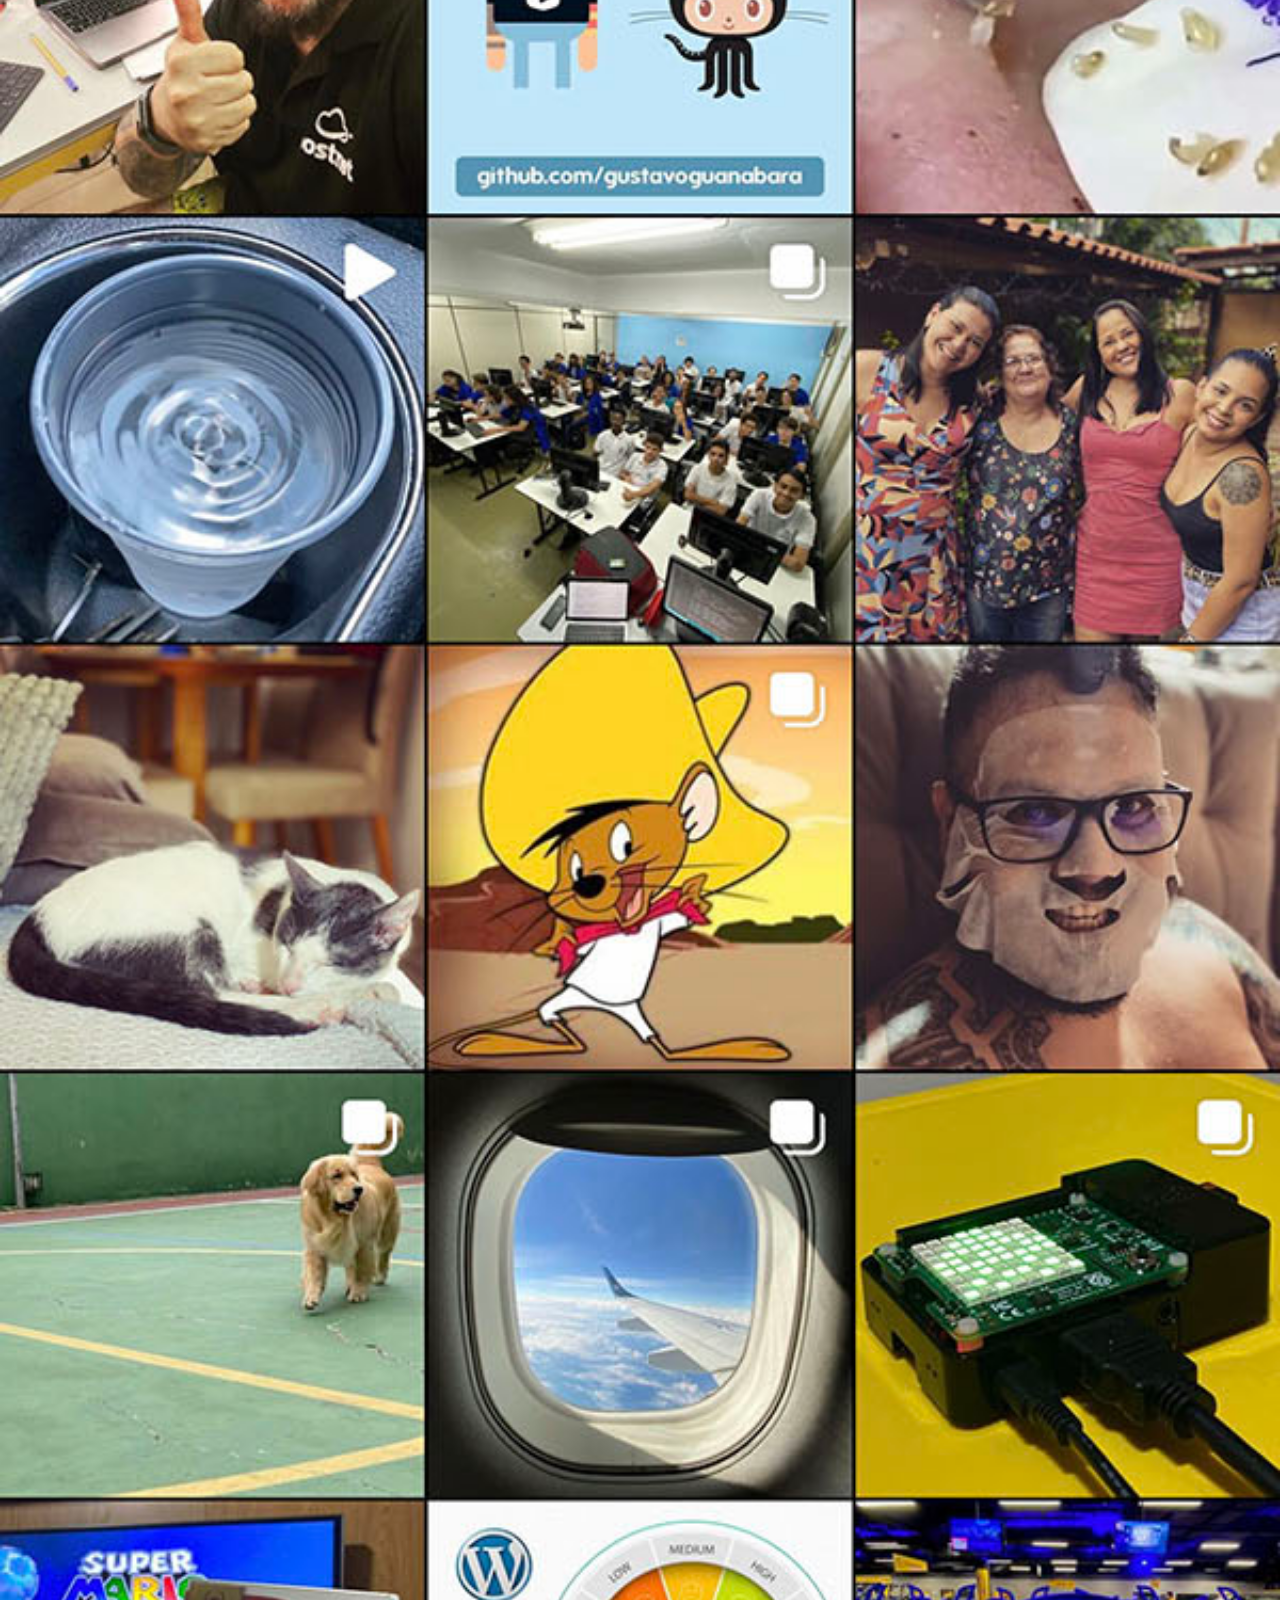
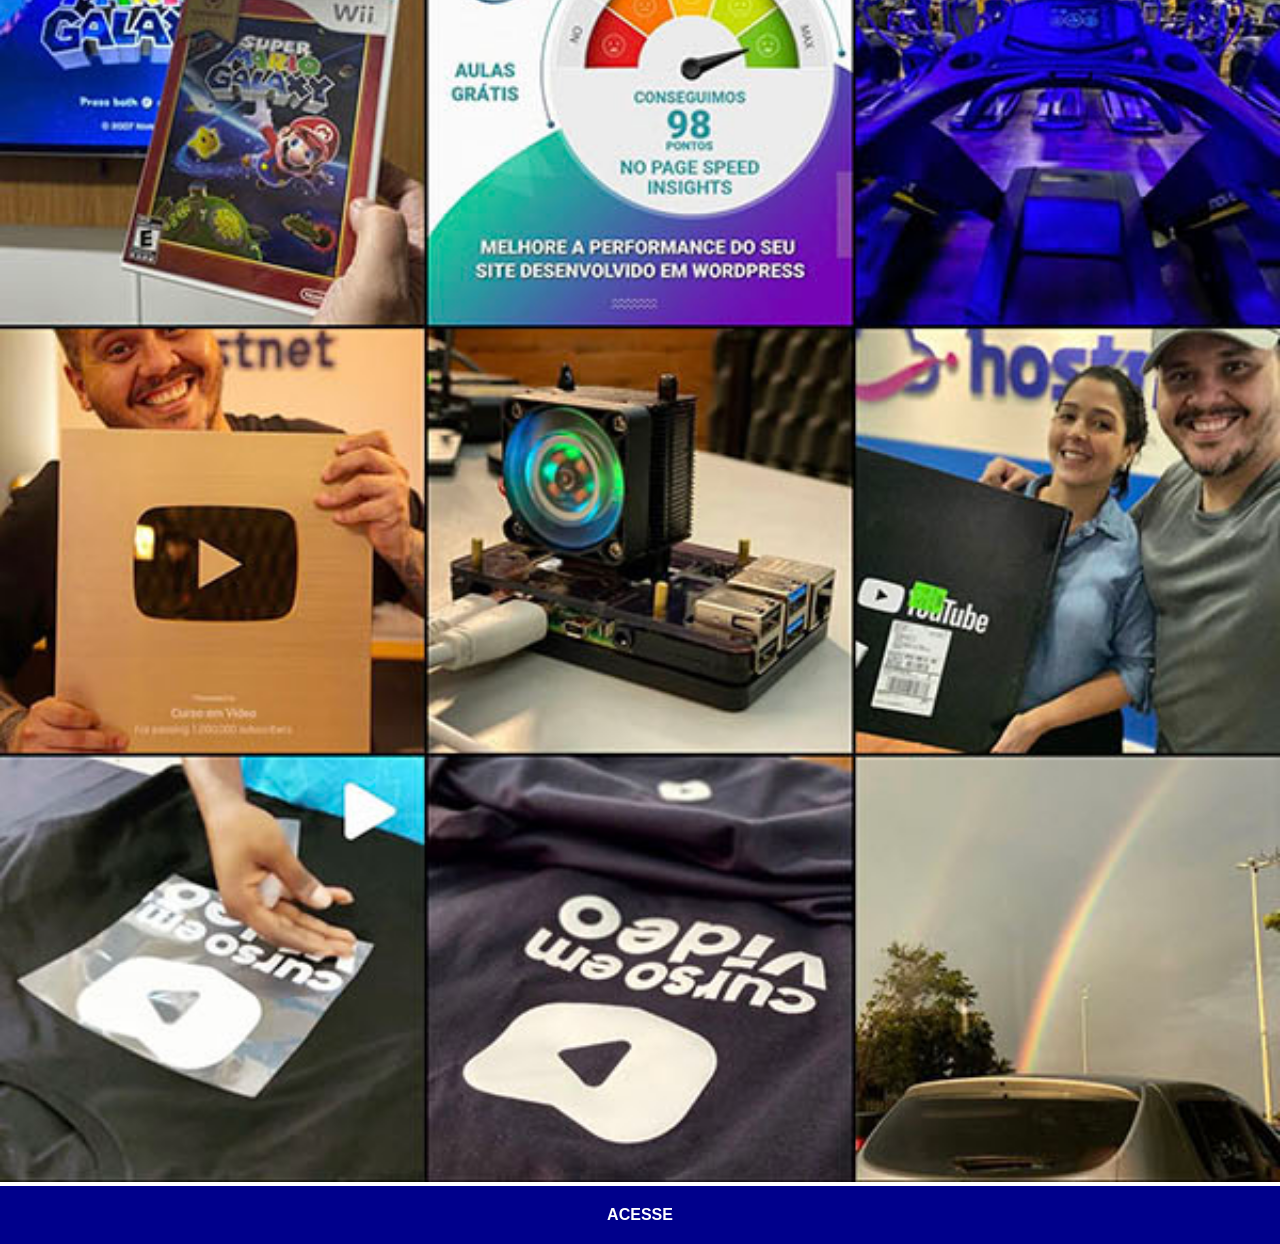
<file: instagram.html>
<!DOCTYPE html>
<html lang="pt-br">
<head>
    <meta charset="UTF-8">
    <meta name="viewport" content="width=device-width, initial-scale=1.0">
    <title>Instagram</title>
    <link rel="stylesheet" href="estilos/social.css">
</head>
<body>
    <img src="imagens/tela-instagram.jpg" alt="Instagram">
    <a href="https://www.instagram.com/gustavoguanabara/" target="_blank">ACESSE</a>
</body>
</html>
</file>
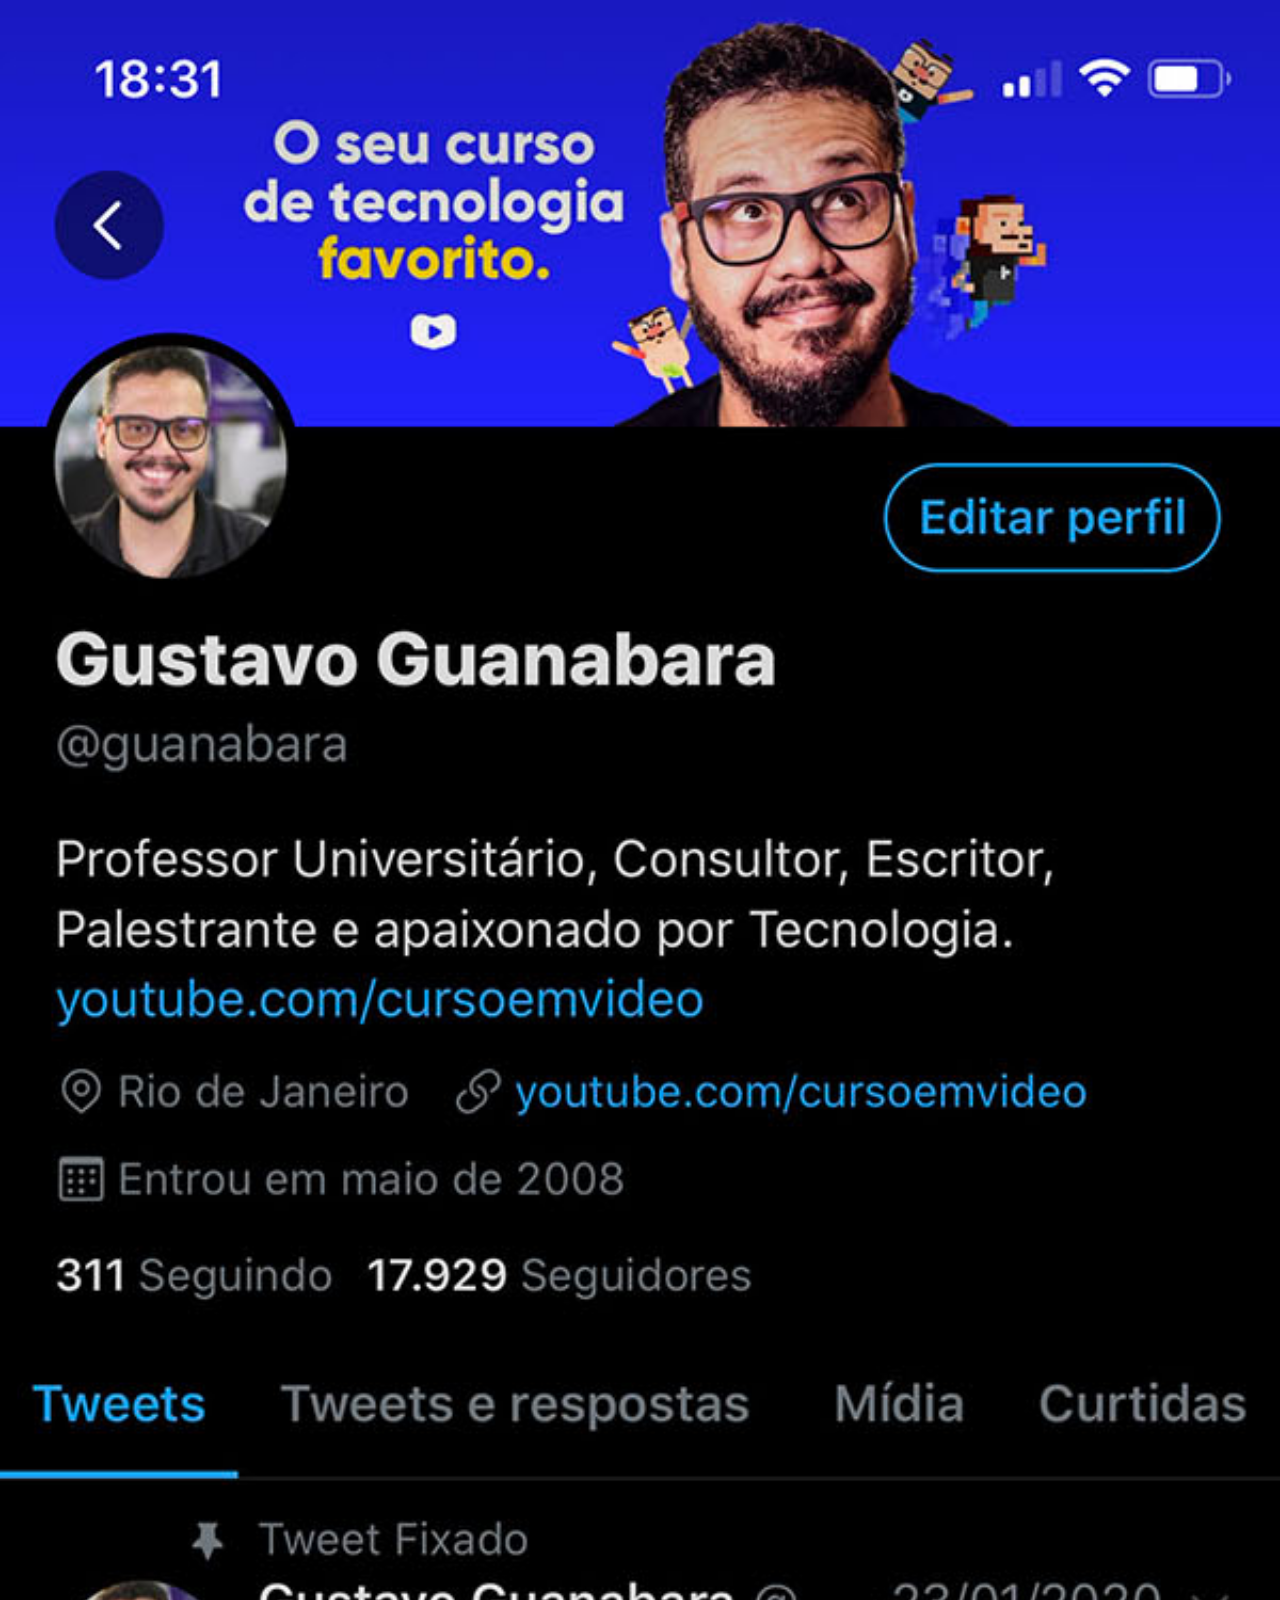
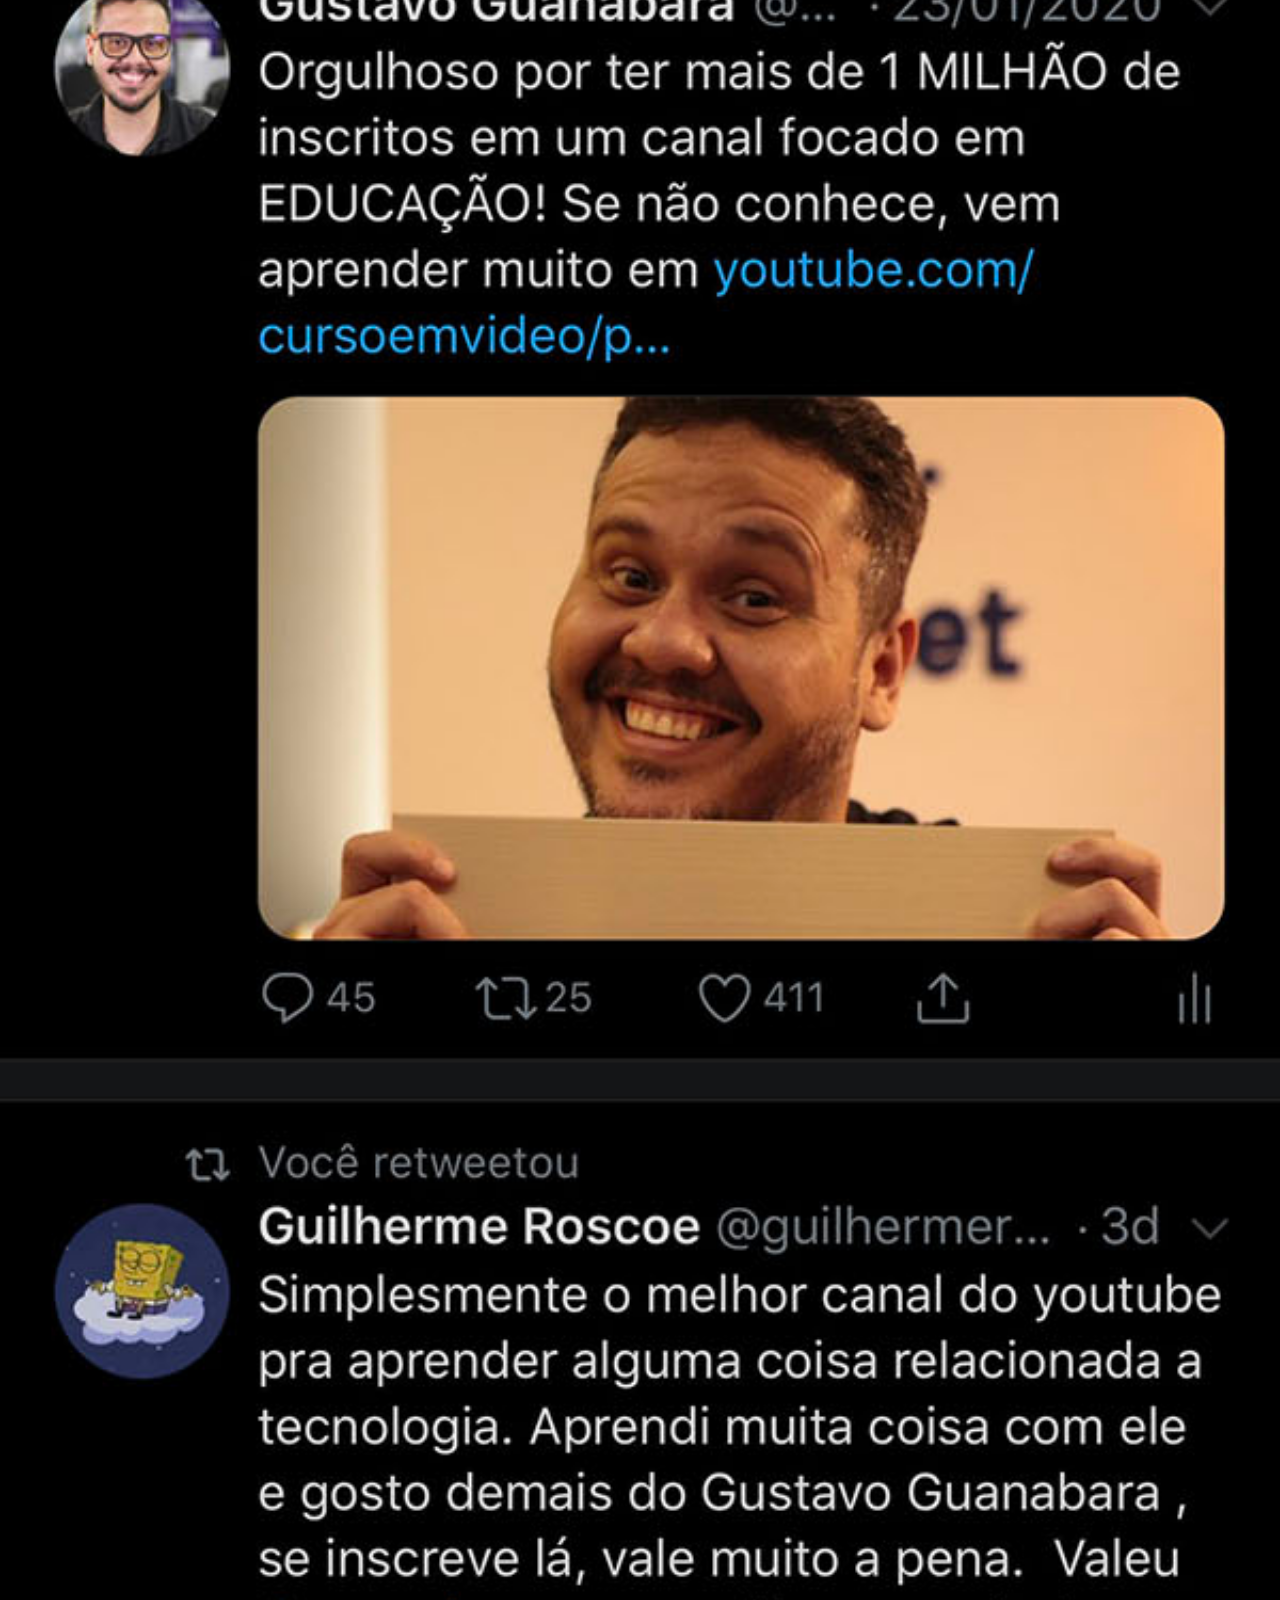
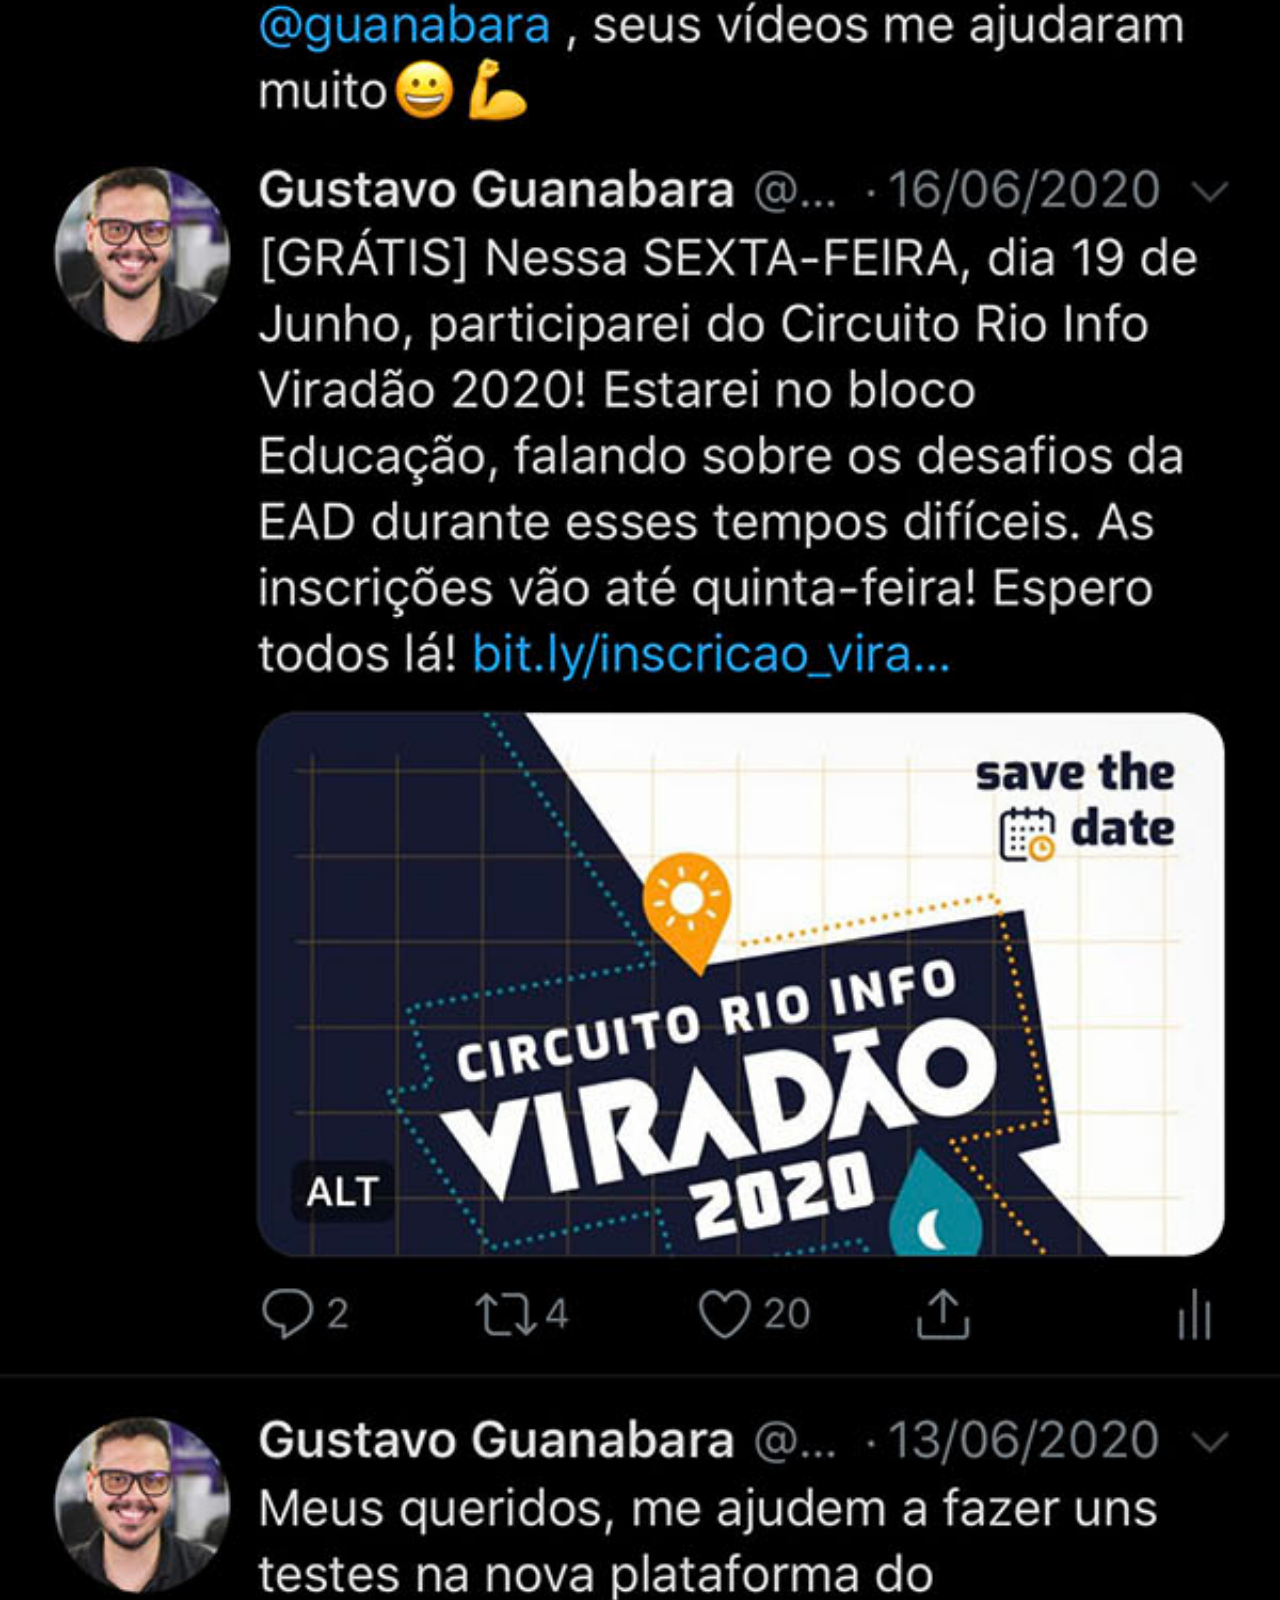
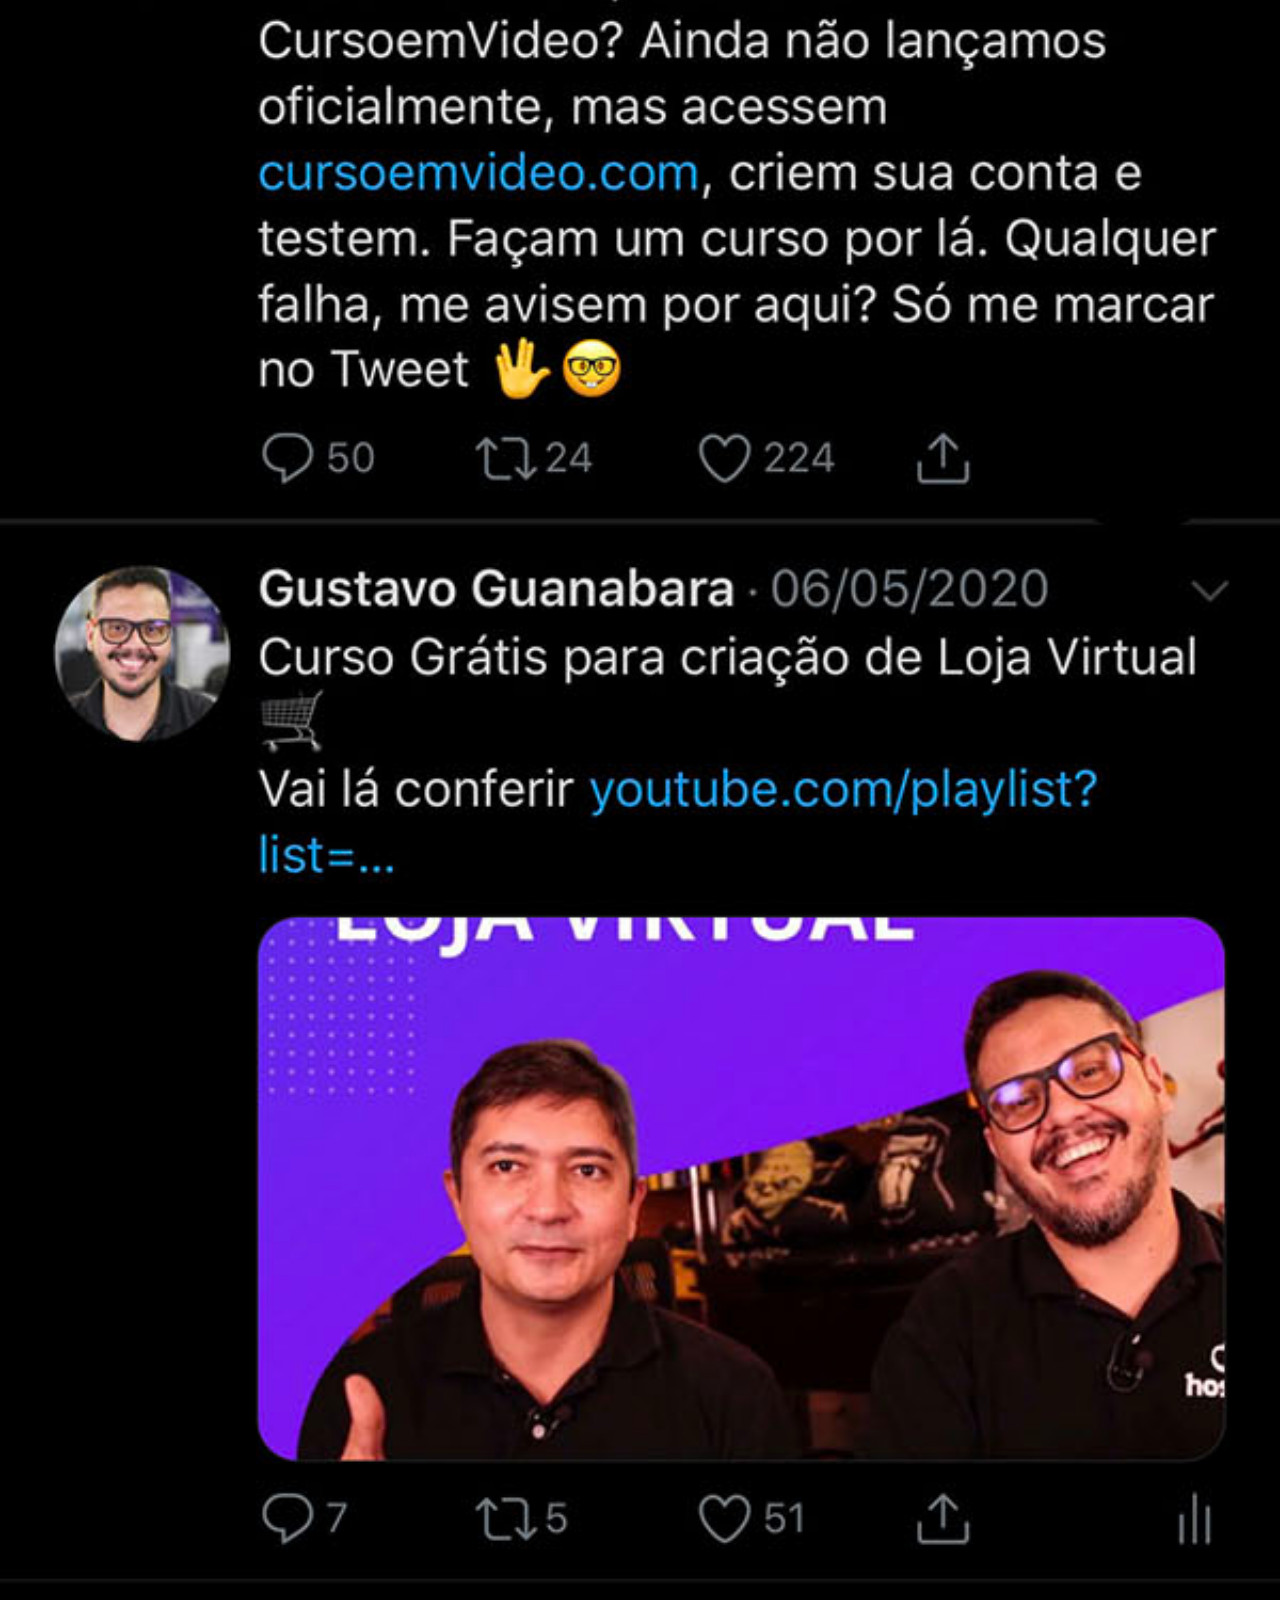
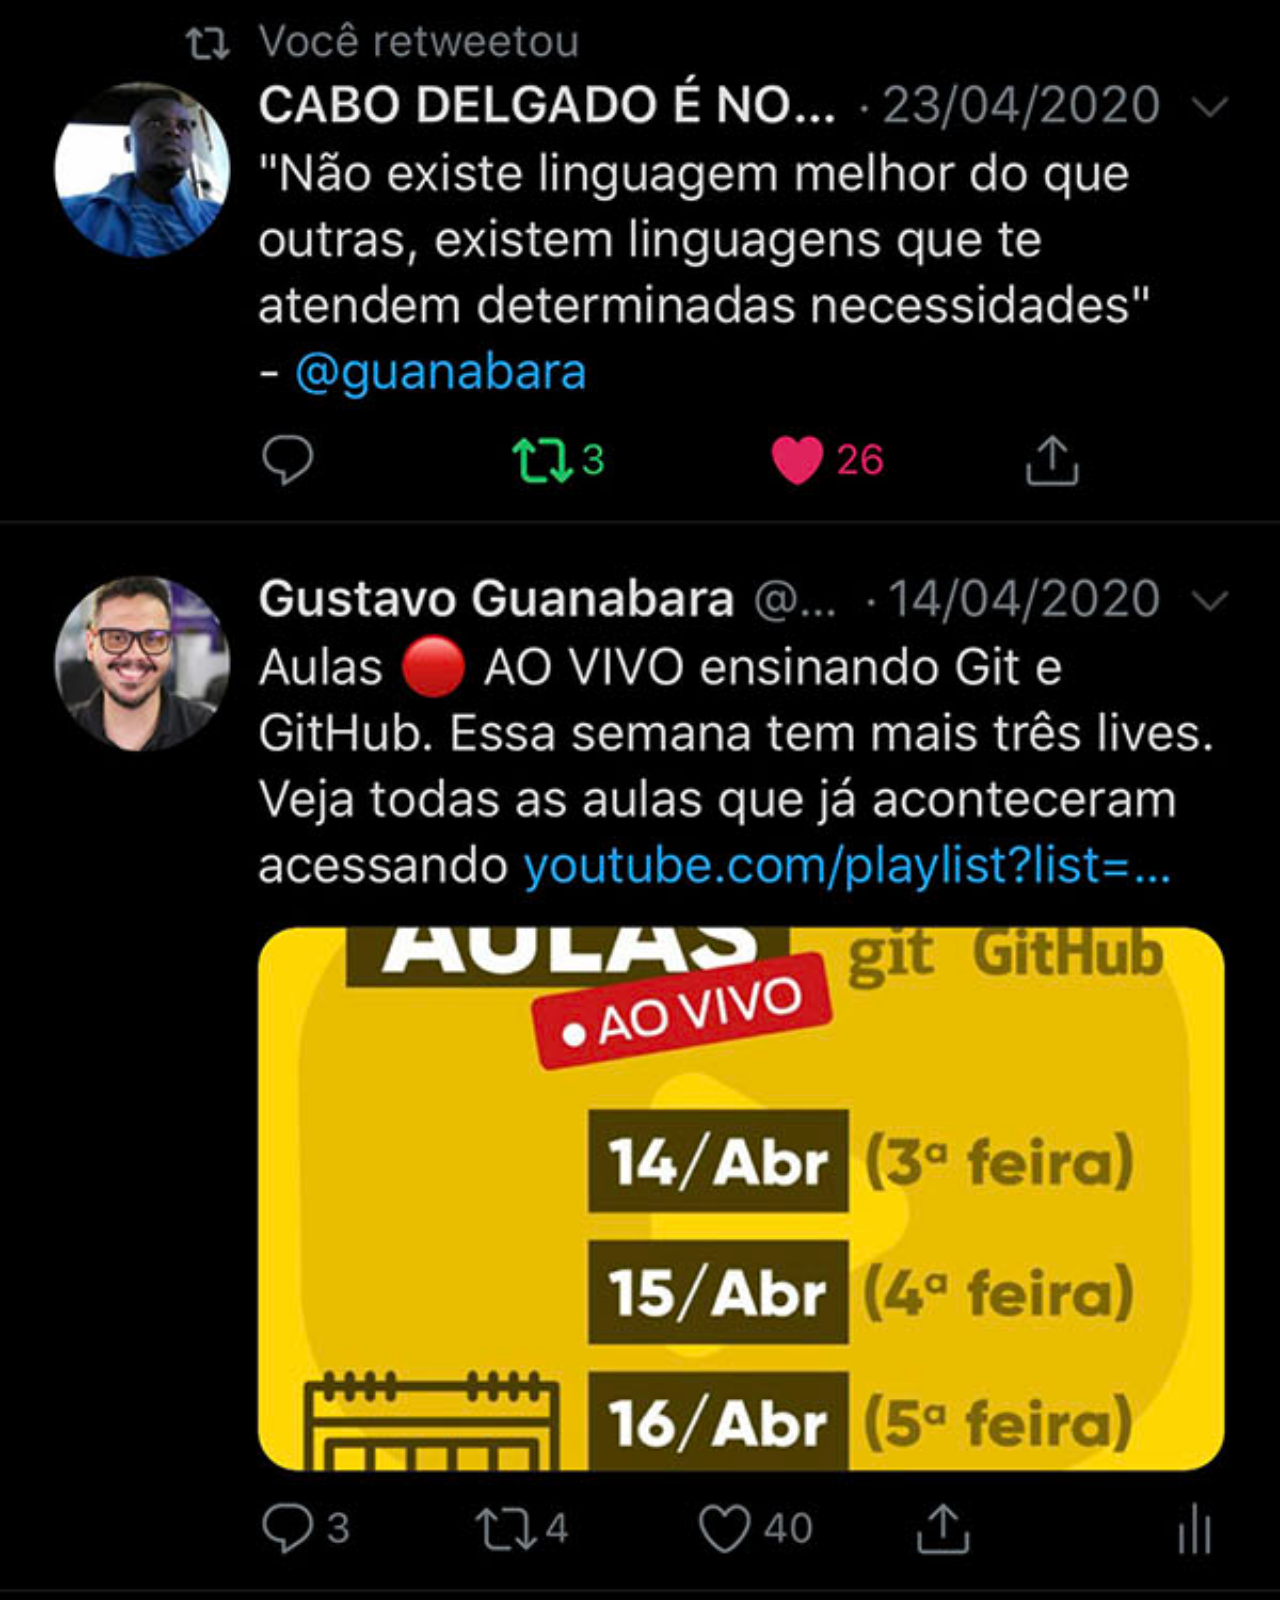
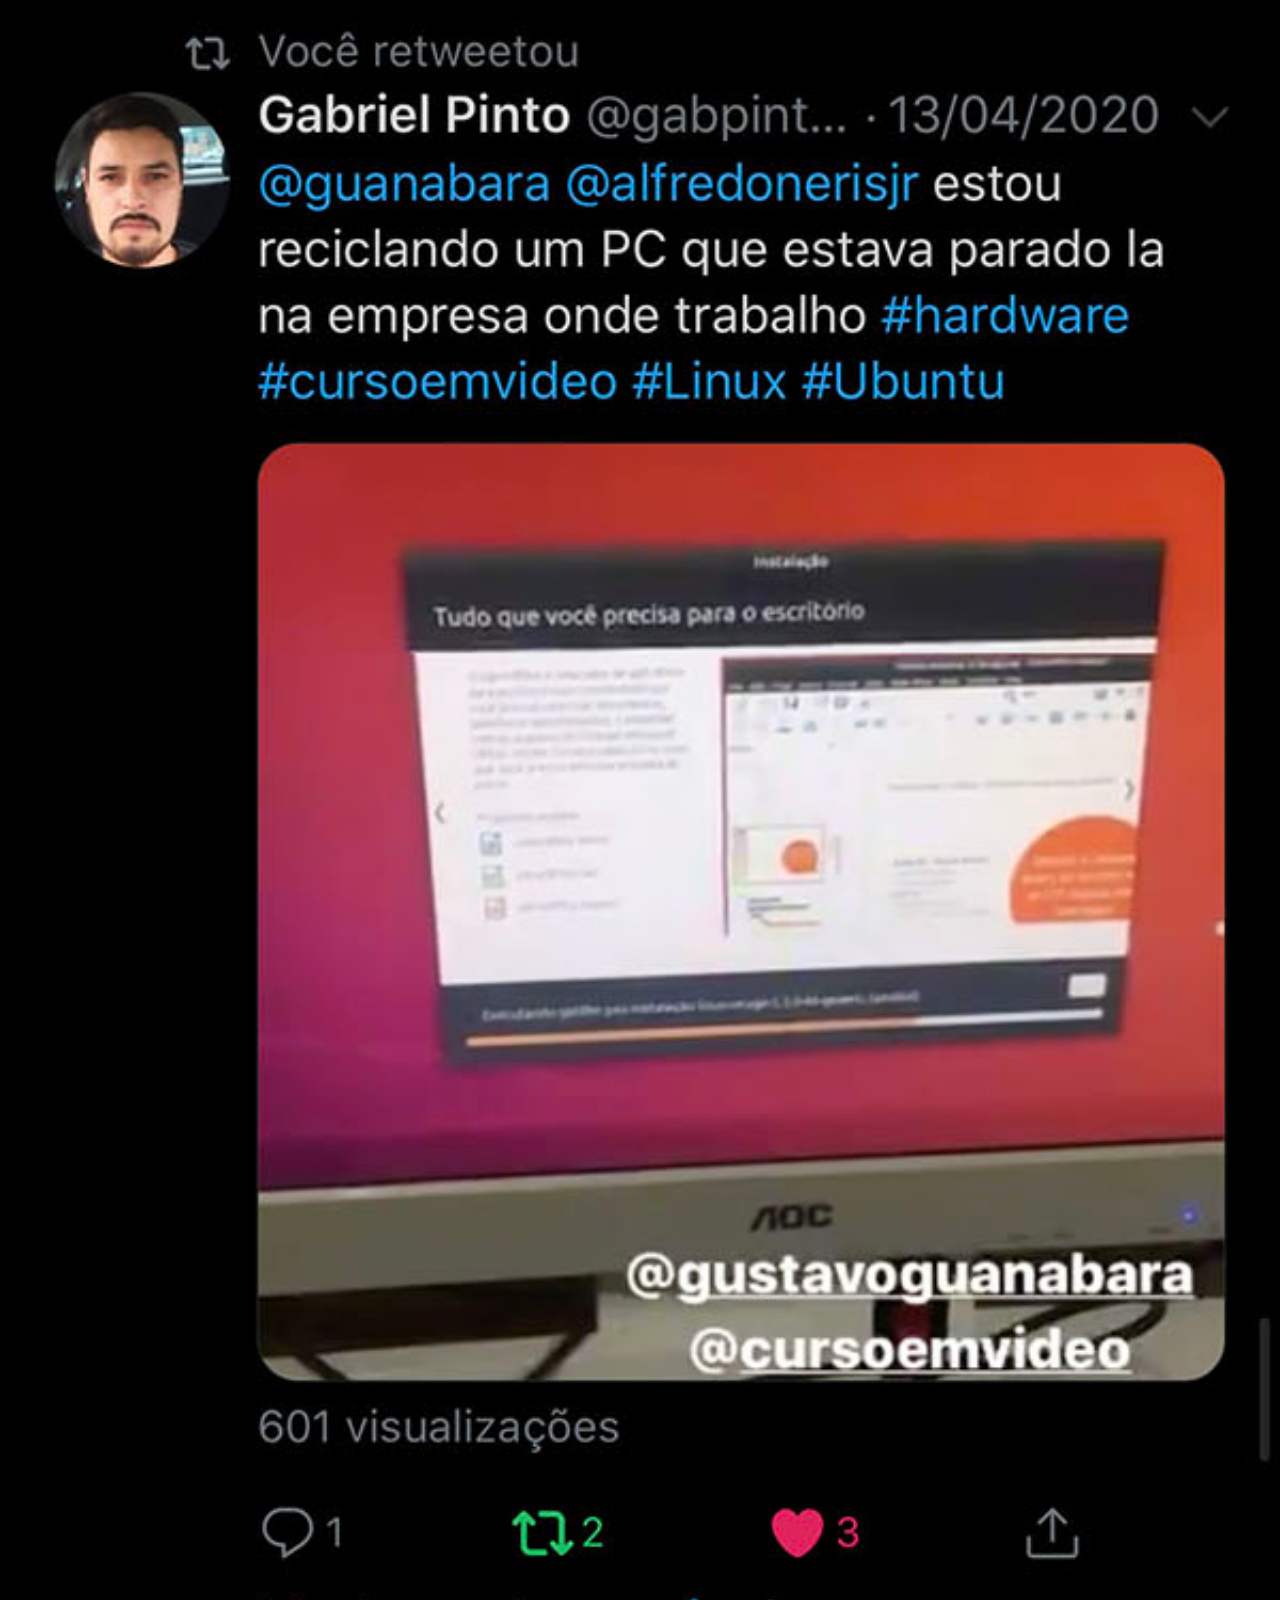
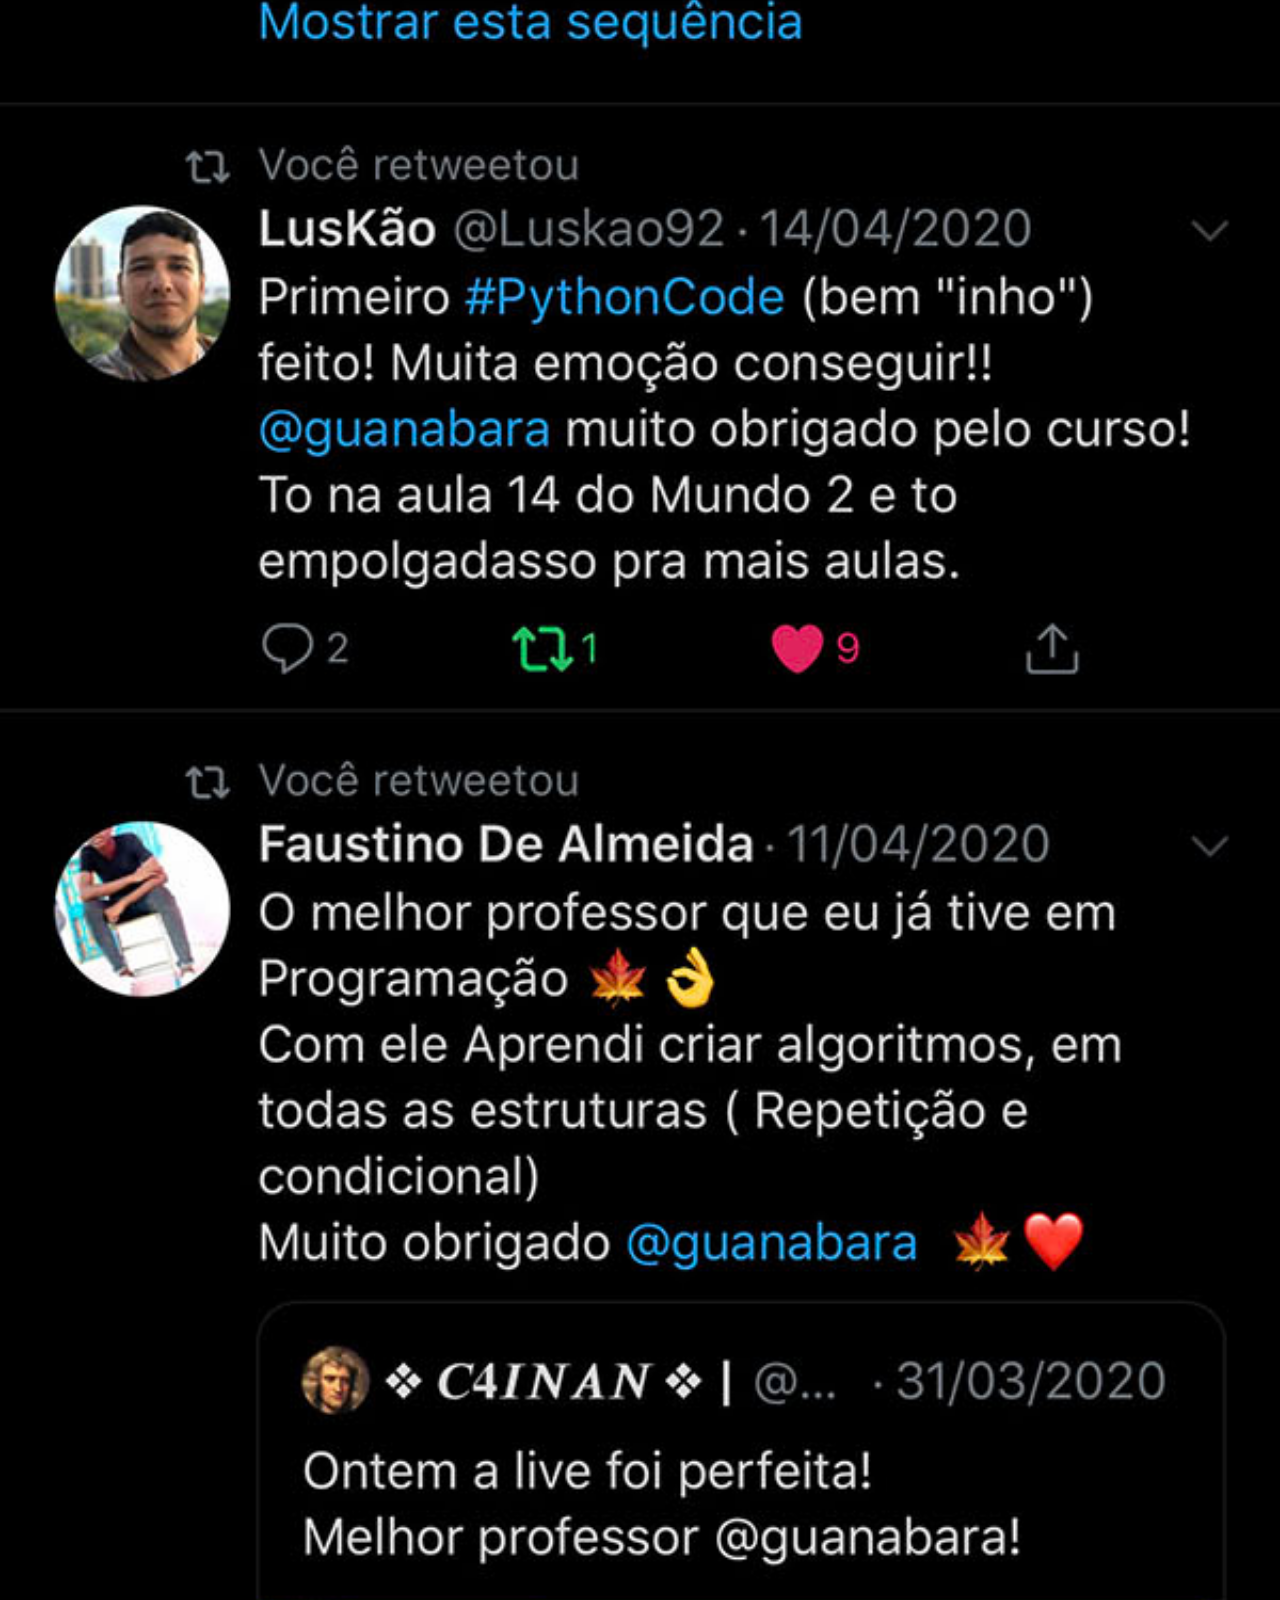
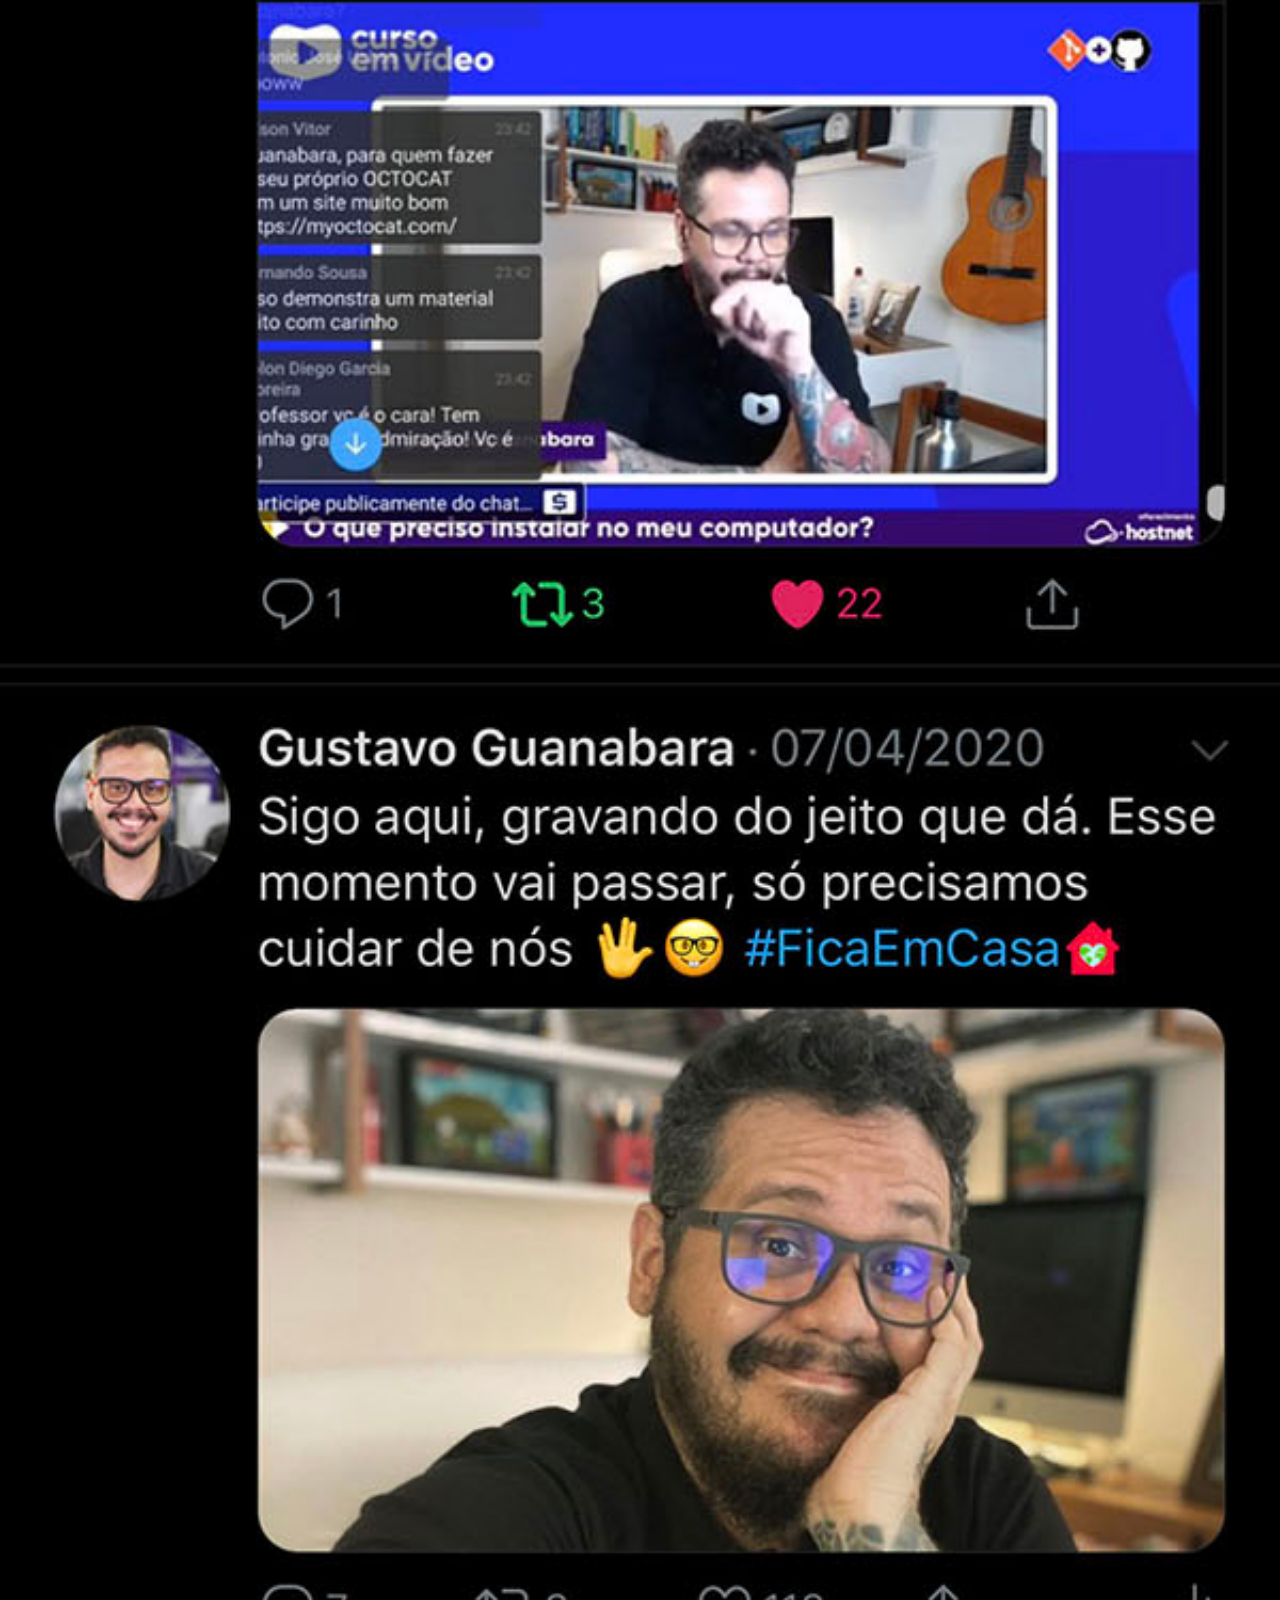
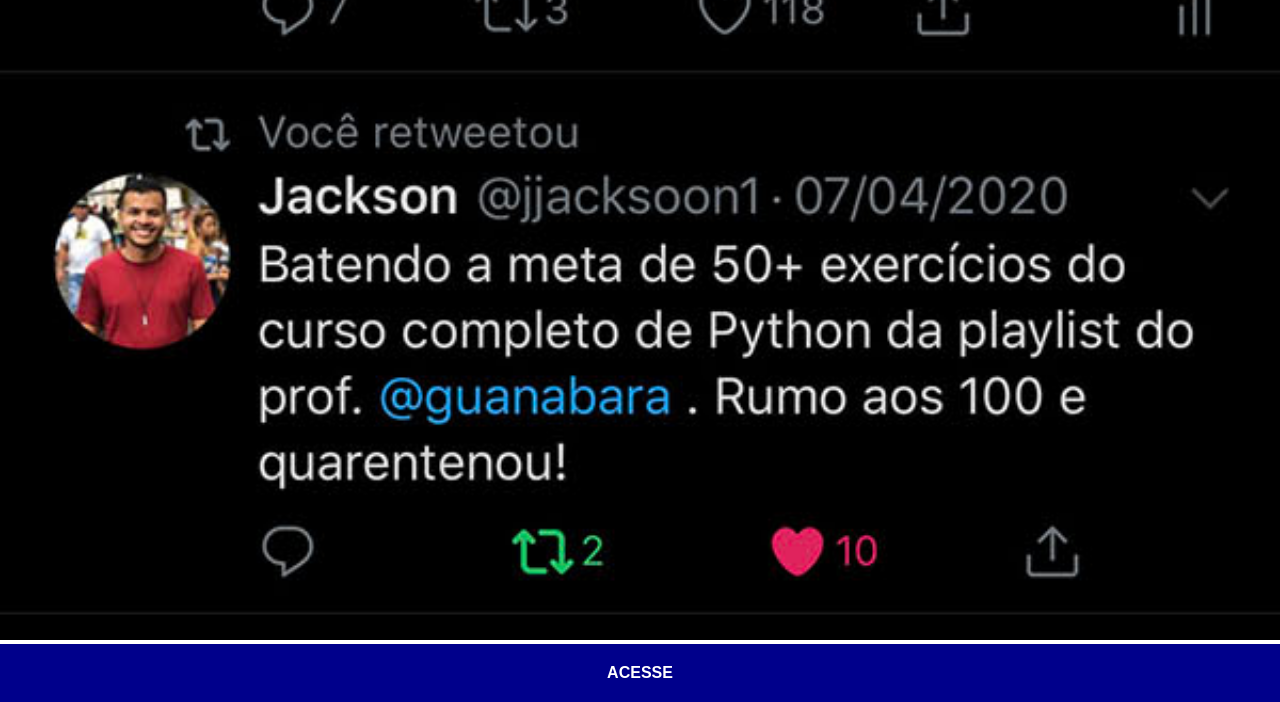
<file: twitter.html>
<!DOCTYPE html>
<html lang="pt-br">
<head>
    <meta charset="UTF-8">
    <meta name="viewport" content="width=device-width, initial-scale=1.0">
    <title>Twitter</title>
    <link rel="stylesheet" href="estilos/social.css">
</head>
<body>
    <img src="imagens/tela-twitter.jpg" alt="Twitter">
    <a href="https://x.com/guanabara" target="_blank">ACESSE</a>
</body>
</html>
</file>
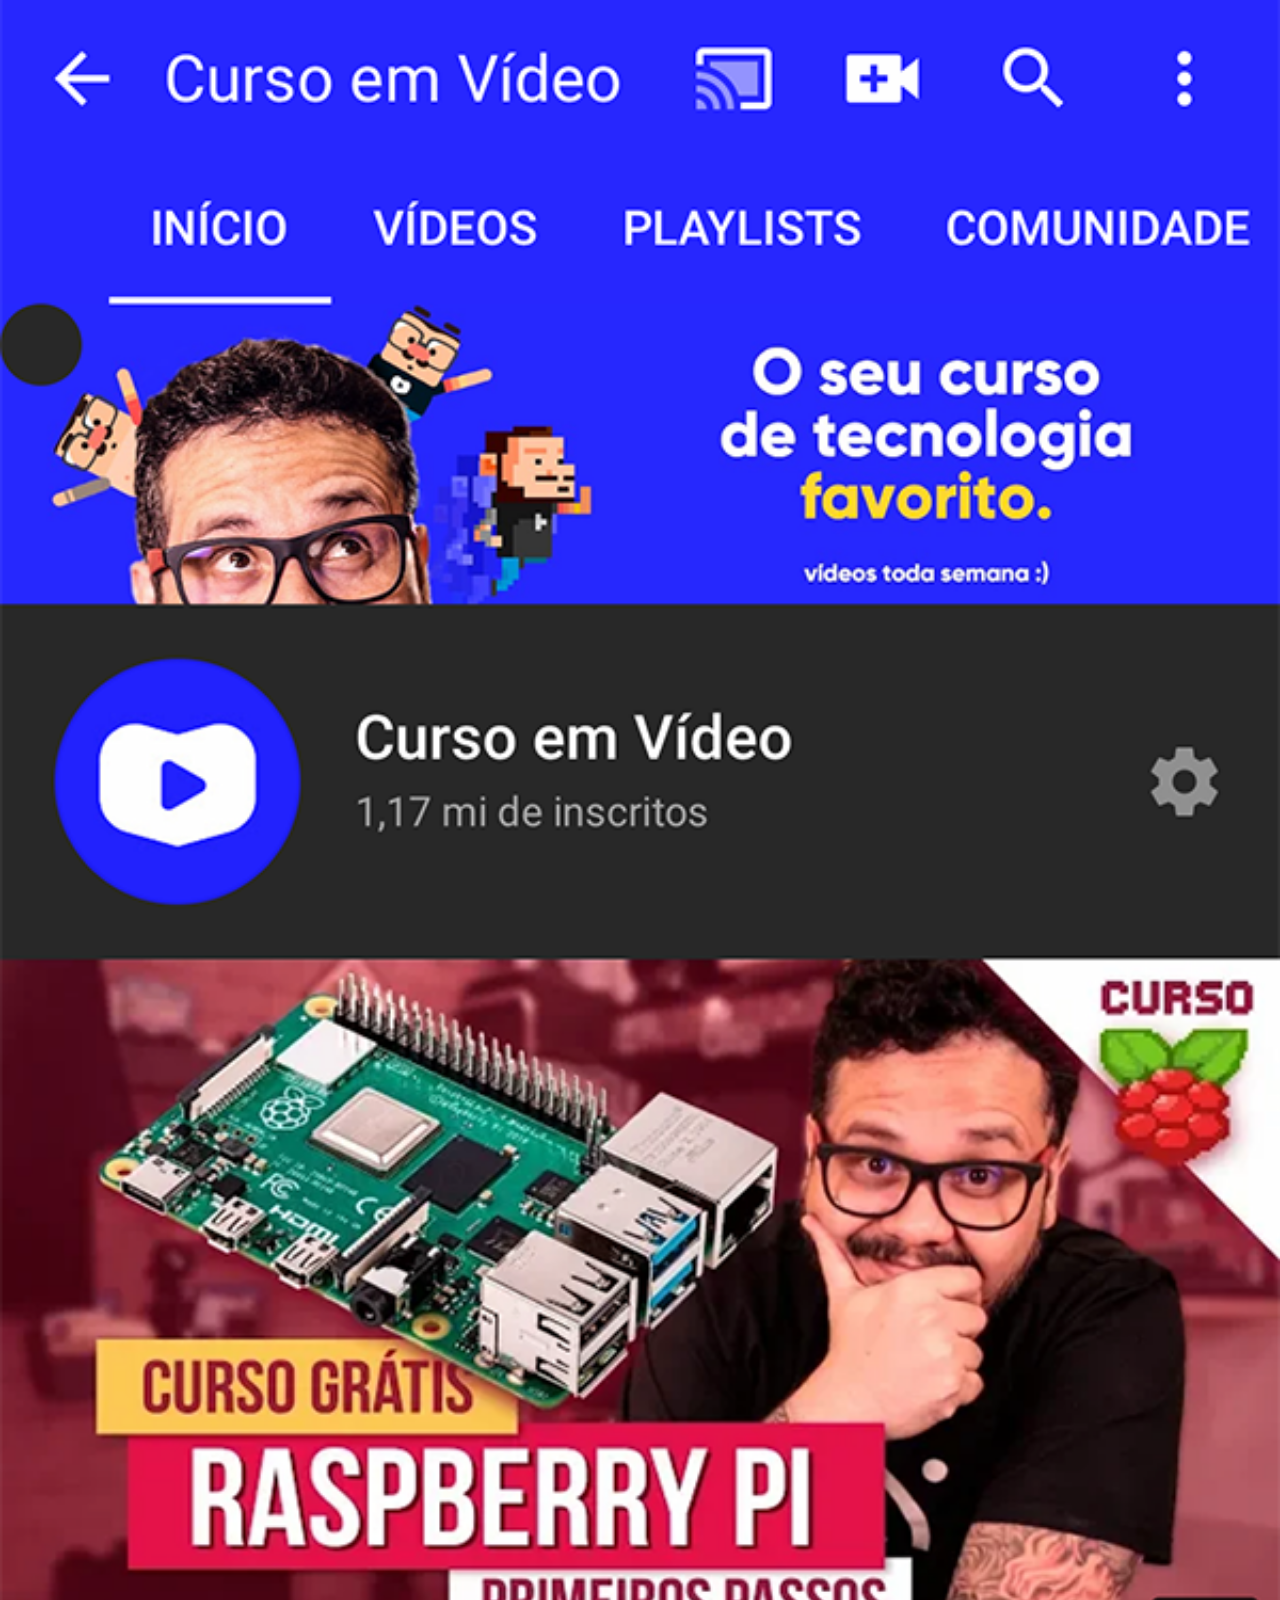
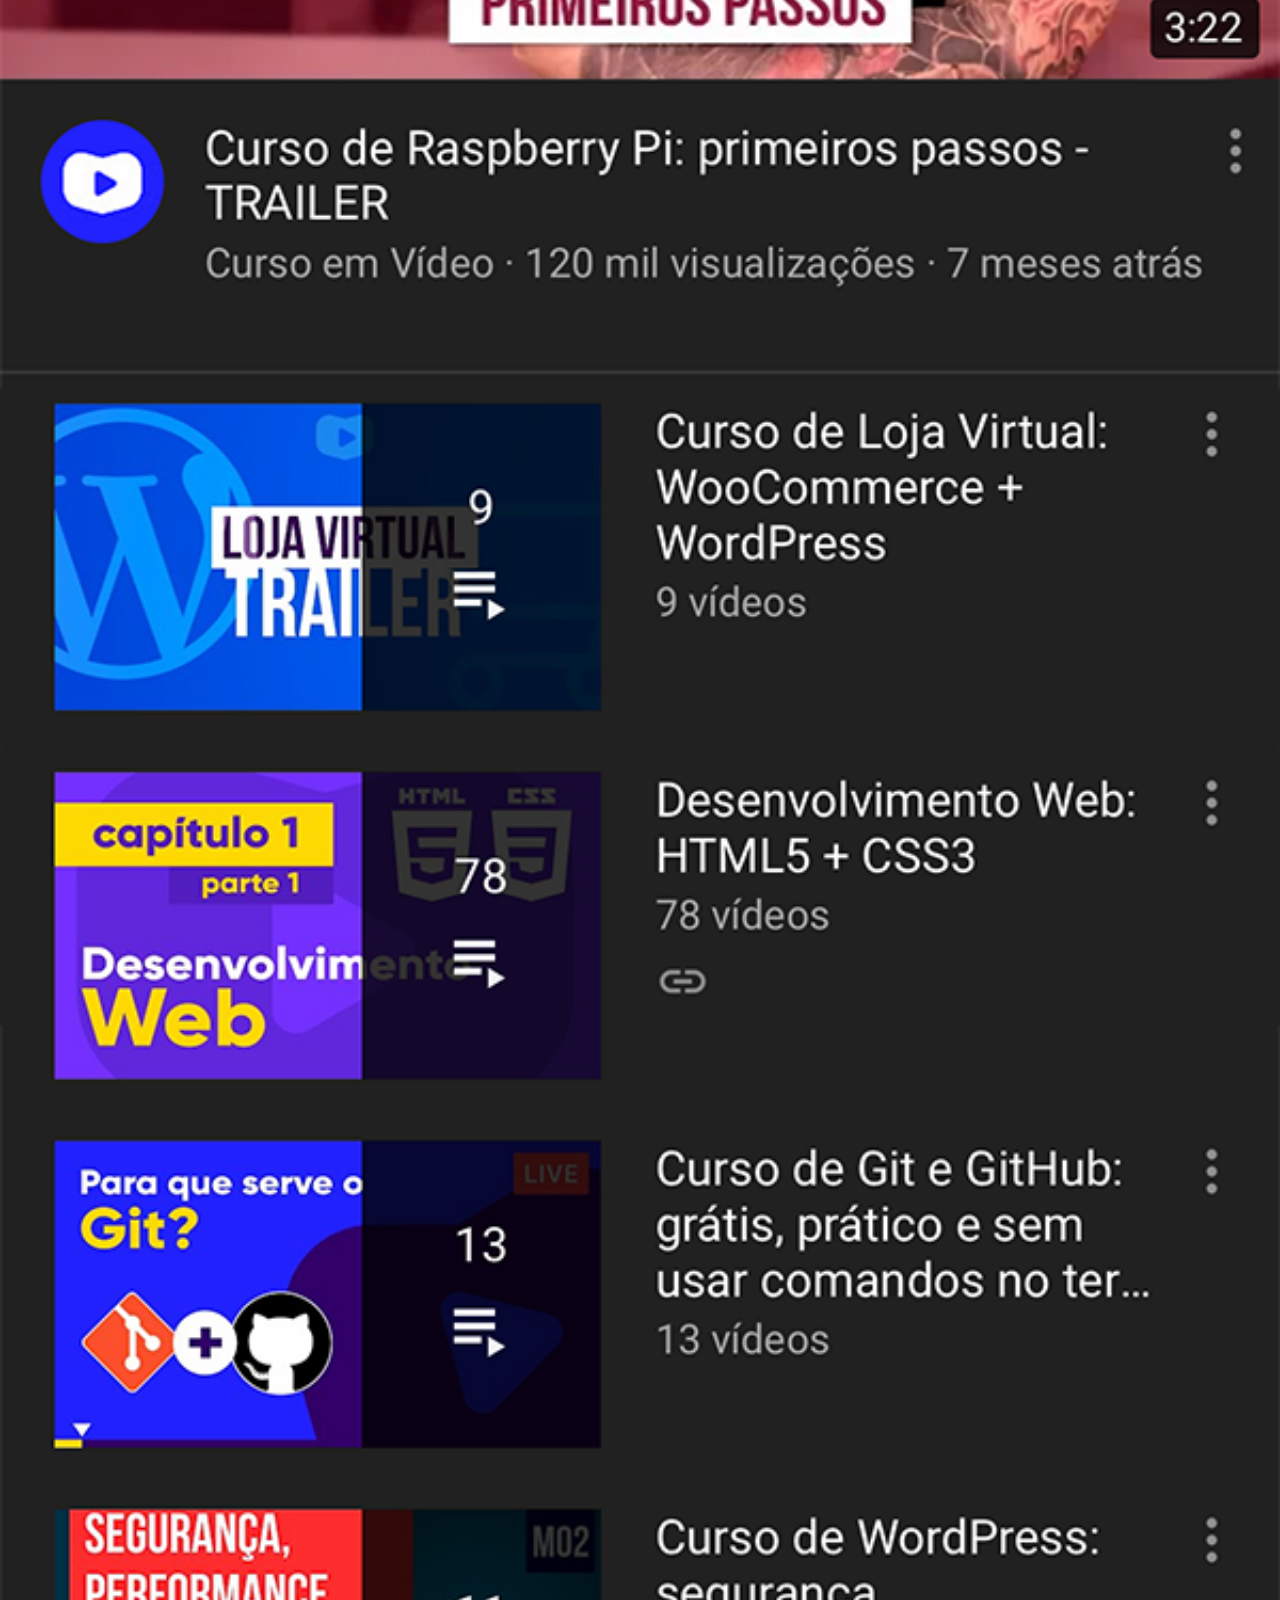
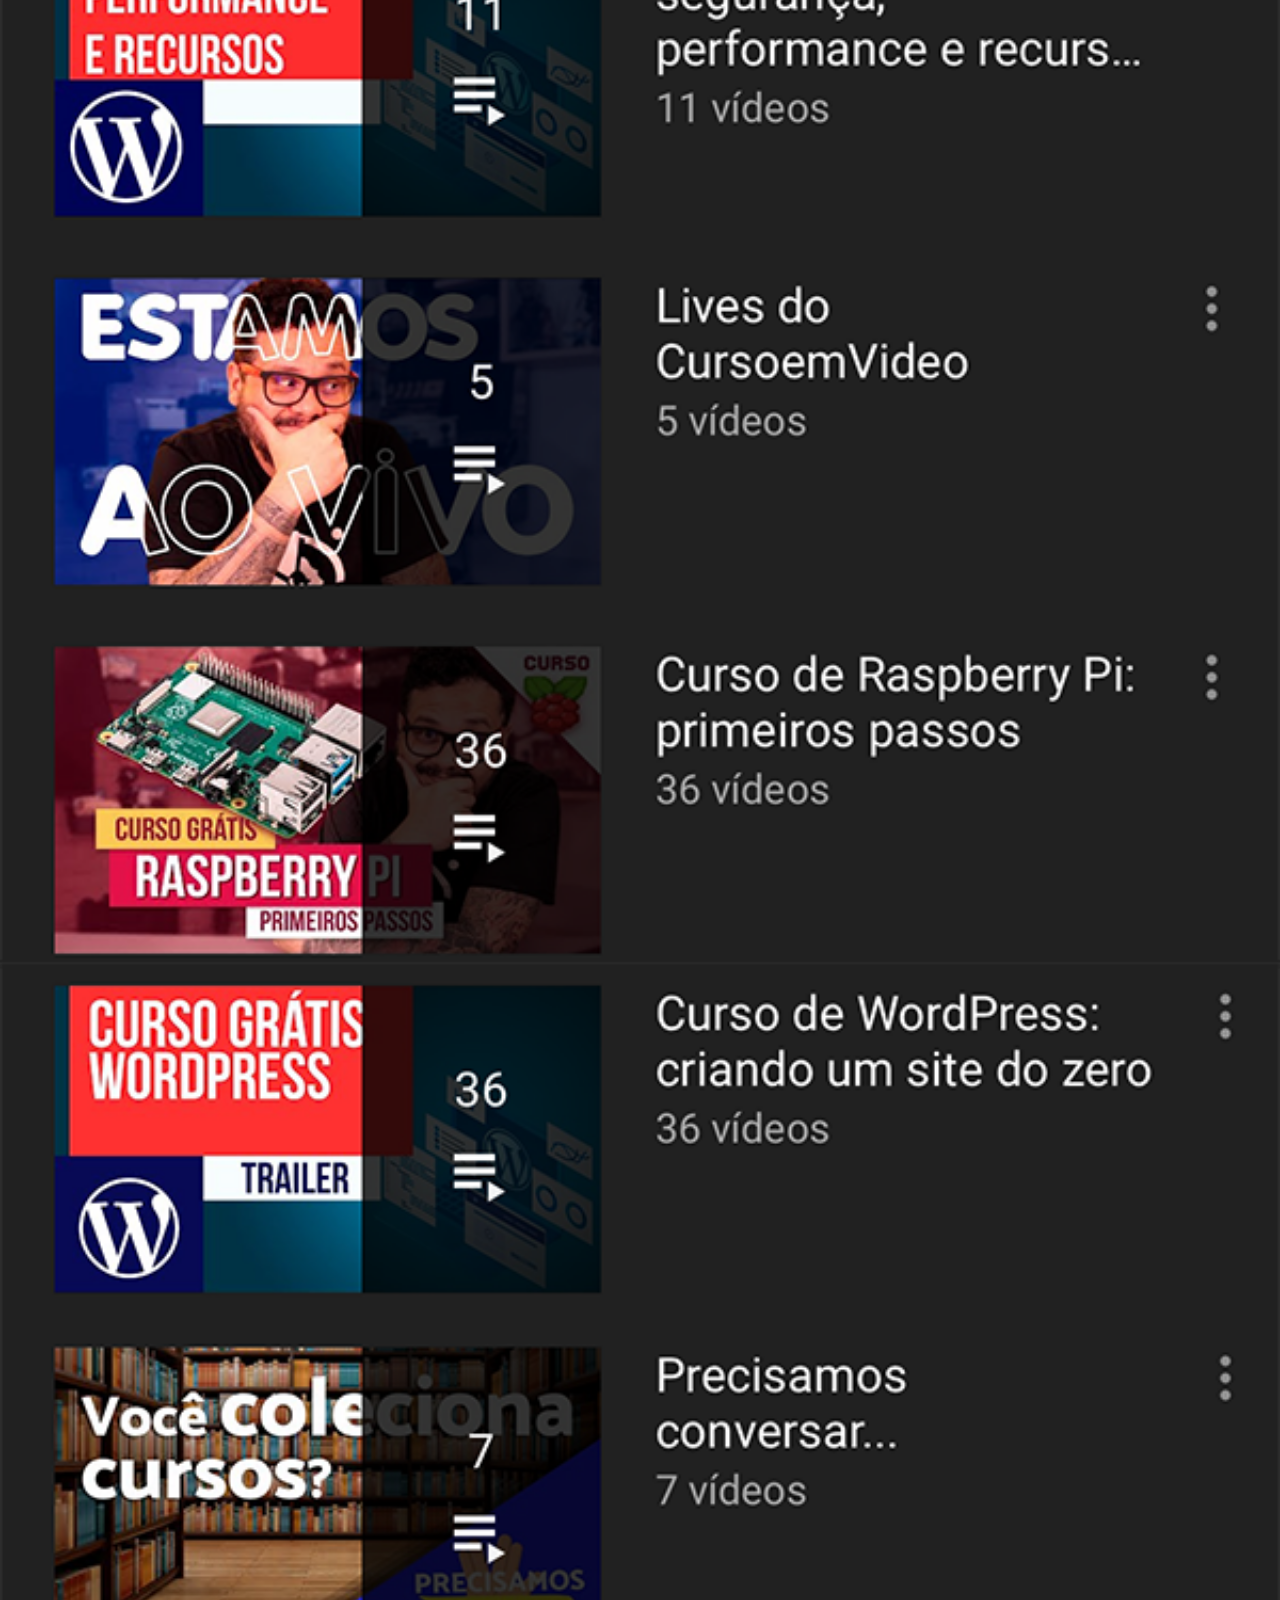
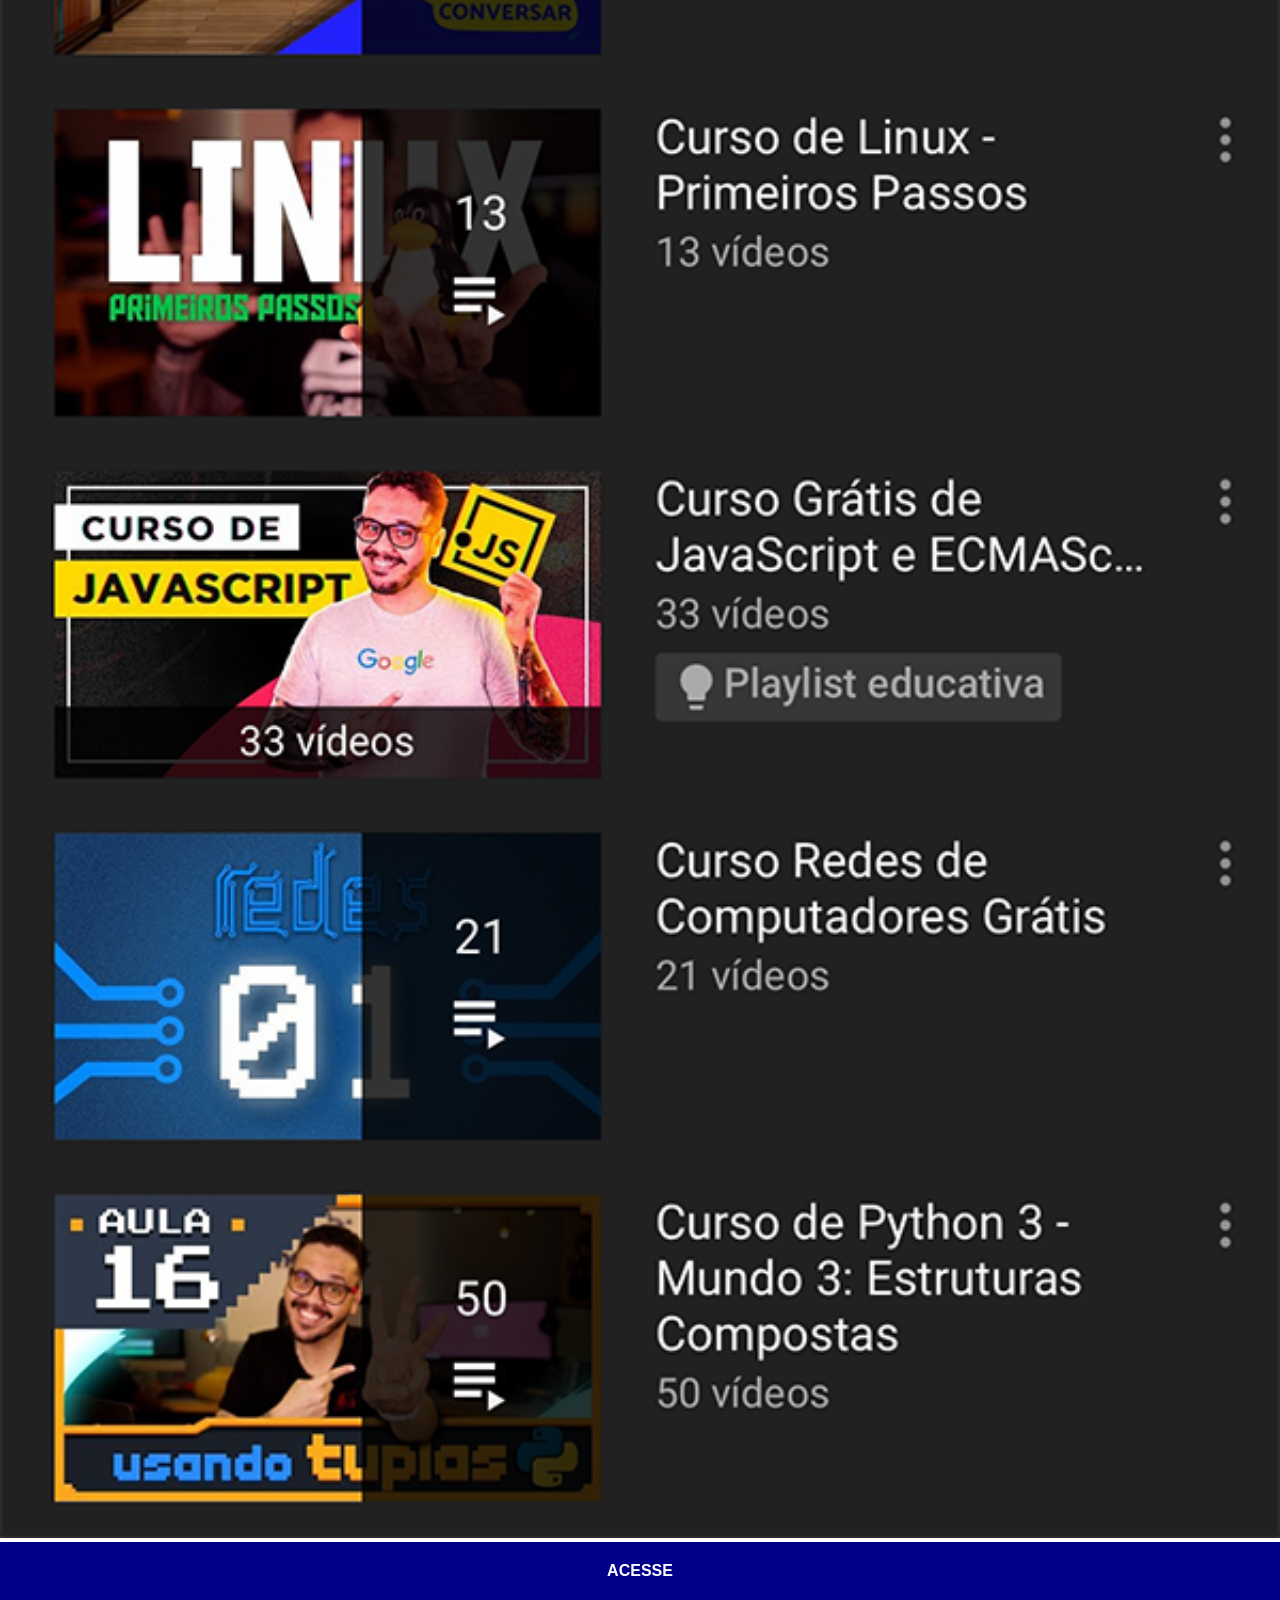
<file: youtube.html>
<!DOCTYPE html>
<html lang="pt-br">
<head>
    <meta charset="UTF-8">
    <meta name="viewport" content="width=device-width, initial-scale=1.0">
    <title>Youtube</title>
    <link rel="stylesheet" href="estilos/social.css">
</head>
<body>
    <img src="imagens/tela-youtube.png" alt="Youtube">
    <a href="https://www.youtube.com/cursoemvideo" target="_blank">ACESSE</a>
</body>
</html>
</file>
<file: estilos/style.css>
@charset "UTF-8";

* {
    margin: 0;
    padding: 0;
    font-family: Arial, Helvetica, sans-serif;
}

html, body {
    height: 100vh;
    width: 100vw;
    background-color: black;
}

body {
    background: url('../imagens/fundo-madeira.jpg') no-repeat top center;
    background-size: cover;
    background-attachment: fixed;
}

main {
    position: relative;
    height: 100vh;
}

section#telefone {
    position: absolute;
    top: 50%;
    left: 50%;
    transform: translate(-50%, -50%);

    height: 627px;
    width: 311px;
    background: url(../imagens/frame-iphone.png) no-repeat;
}

iframe#tela {
    position: relative;
    top: 80px;
    left: 21px;
    height: 471px;
    width: 270px;
}

section#redes-sociais {
    text-align: right;
}

section#redes-sociais img {
    width: 50px;
    margin: 10px;
    border-radius: 50%;
    box-shadow: 2px 2px 5px rgba(0, 0, 0, 0.400);
    box-sizing: border-box;
}

section#redes-sociais img:hover {
    border: 2px solid rgba(255, 255, 255, 0.544);
    transform: translate(-3px, -3px);
    box-shadow: 5px 5px 10px rgba(0, 0, 0, 0.599);
    transition: transform 0.5s, border 1s;
}
</file>
<file: estilos/social.css>
@charset "UTF-8";

    * {
        margin: 0;
        padding: 0;
        font-family: Arial, Helvetica, sans-serif;
    }

    img {
        width: 100vw;
    }

    ::-webkit-scrollbar {
        width: 0;
        height: 0;
    }

    a {
        display: block;
        background-color: darkblue;
        padding: 20px;
        text-align: center;
        font-weight: bolder;
        text-decoration: none;
        color: white;
    }

    a:hover {
        background-color: blue;
    }
</file>
